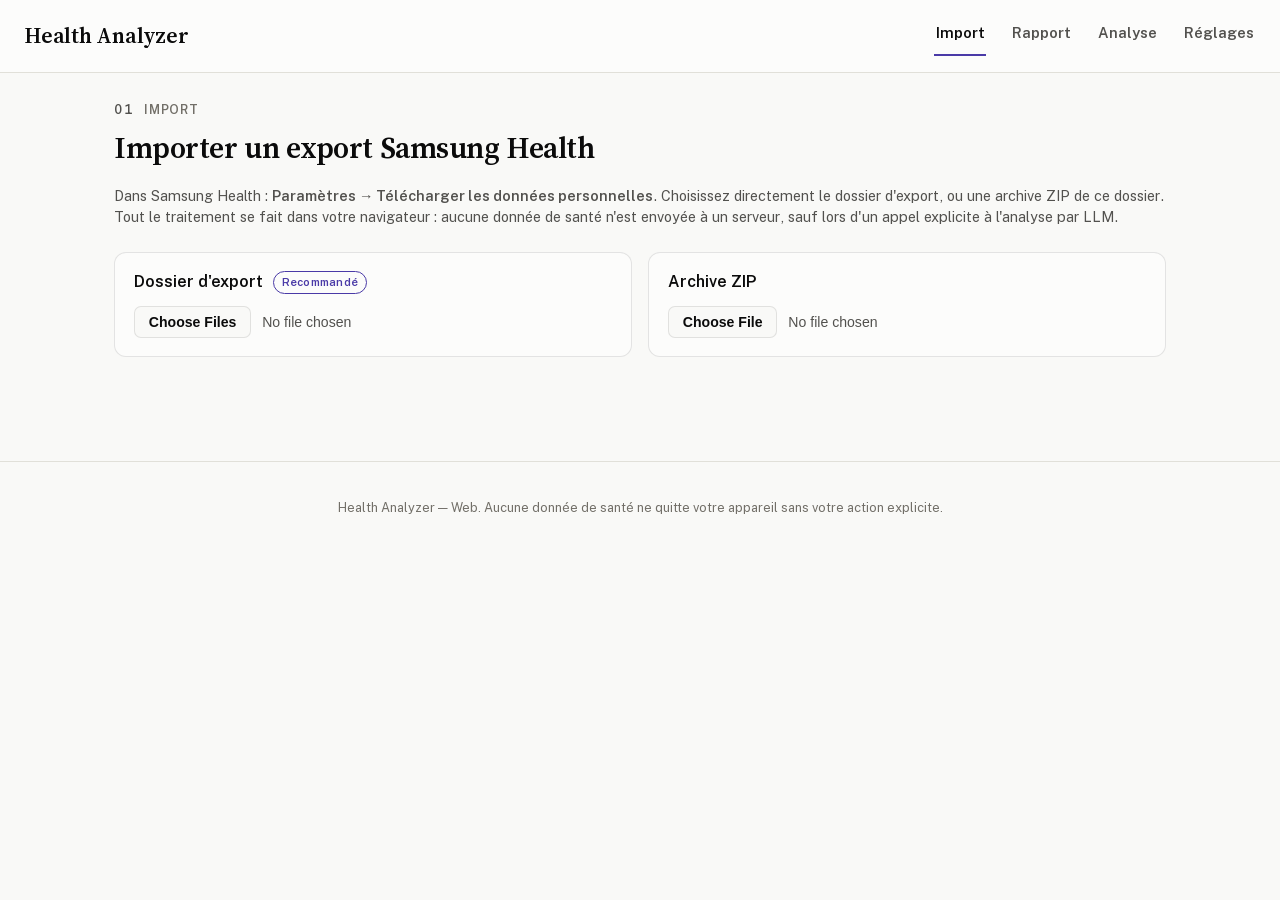
<file: web/index.html>
<!DOCTYPE html>
<html lang="fr">
<head>
  <meta charset="UTF-8" />
  <meta name="viewport" content="width=device-width, initial-scale=1.0" />
  <title>Health Analyzer — Web</title>
  <link rel="stylesheet" href="styles.css" />
  <link rel="stylesheet" href="report/report.css" />
  <link rel="stylesheet" href="chat/chat.css" />
</head>
<body>
  <header class="app-header">
    <h1>Health Analyzer</h1>
    <nav class="tabs" id="tabs">
      <button class="tab active" data-view="import" type="button">Import</button>
      <button class="tab" data-view="dashboard" type="button">Rapport</button>
      <button class="tab" data-view="analysis" type="button">Analyse</button>
      <button class="tab" data-view="settings" type="button">Réglages</button>
    </nav>
  </header>

  <main>
    <!-- ======================= IMPORT ======================= -->
    <section id="view-import" class="view active">
      <p class="view-eyebrow"><span class="view-idx">01</span> Import</p>
      <h2>Importer un export Samsung Health</h2>
      <p class="hint">
        Dans Samsung Health : <strong>Paramètres → Télécharger les données personnelles</strong>.
        Choisissez directement le dossier d'export, ou une archive ZIP de ce dossier.
        Tout le traitement se fait dans votre navigateur : aucune donnée de santé n'est envoyée
        à un serveur, sauf lors d'un appel explicite à l'analyse par LLM.
      </p>

      <div class="import-options">
        <div class="import-option">
          <div class="import-option-head">
            <label for="import-directory">Dossier d'export</label>
            <span class="pill accent">Recommandé</span>
          </div>
          <input type="file" id="import-directory" webkitdirectory directory multiple />
        </div>
        <div class="import-option">
          <div class="import-option-head">
            <label for="import-zip">Archive ZIP</label>
          </div>
          <input type="file" id="import-zip" accept=".zip" />
        </div>
      </div>

      <div id="import-progress" class="import-progress" hidden>
        <progress id="import-progress-bar" max="100" value="0"></progress>
        <p id="import-progress-text">Préparation…</p>
      </div>

      <div id="import-summary" class="import-summary" hidden></div>
    </section>

    <!-- ======================= DASHBOARD ======================= -->
    <section id="view-dashboard" class="view">
      <p class="view-eyebrow"><span class="view-idx">02</span> Rapport</p>
      <div class="view-header">
        <h2>Rapport</h2>
        <label class="period-select">
          Période
          <select id="dashboard-period">
            <option value="7">7 jours</option>
            <option value="30" selected>30 jours</option>
            <option value="90">90 jours</option>
            <option value="365">365 jours</option>
            <option value="all">Tout l'historique</option>
          </select>
        </label>
      </div>

      <div id="dashboard-empty" class="empty-state" hidden>
        <p id="dashboard-empty-text">Aucune donnée importée.</p>
        <button id="dashboard-go-import" type="button" class="secondary">Aller à l'import</button>
      </div>

      <div id="dashboard-loading" class="loading-state" hidden>
        <p>Calcul du rapport…</p>
      </div>

      <div id="report-actions" class="report-actions" hidden>
        <div class="report-action">
          <button id="report-narrative-btn" type="button" class="secondary">Rédiger le bilan</button>
          <div id="report-narrative-status" class="report-inline-status" hidden></div>
        </div>
        <div class="report-action">
          <button id="report-export-btn" type="button" class="secondary">Exporter le rapport</button>
          <p class="hint">Ce fichier contiendra vos mesures de santé : ne le partagez qu'en connaissance de cause.</p>
          <div id="report-export-status" class="report-inline-status" hidden></div>
        </div>
      </div>

      <div id="dashboard-content" hidden></div>
    </section>

    <!-- ======================= ANALYSE ======================= -->
    <section id="view-analysis" class="view">
      <p class="view-eyebrow"><span class="view-idx">03</span> Analyse</p>
      <div class="view-header">
        <h2>Analyse</h2>
        <button id="chat-clear" type="button" class="secondary">Effacer la conversation</button>
      </div>

      <div id="chat-empty" class="empty-state" hidden>
        <p>Aucune donnée importée.</p>
        <button id="chat-go-import" type="button" class="secondary">Aller à l'import</button>
      </div>

      <div id="chat-container" hidden>
        <div id="chat-messages" class="ha-chat"></div>

        <div id="chat-status" class="report-inline-status" hidden></div>

        <form id="chat-form" class="chat-composer">
          <textarea id="chat-input" rows="2" placeholder="Posez une question sur vos données…"></textarea>
          <button id="chat-send" type="submit">Envoyer</button>
        </form>
      </div>

      <p class="disclaimer">
        Cette analyse ne remplace pas un avis médical.
      </p>
    </section>

    <!-- ======================= RÉGLAGES ======================= -->
    <section id="view-settings" class="view">
      <p class="view-eyebrow"><span class="view-idx">04</span> Réglages</p>
      <h2>Réglages</h2>

      <div class="settings-group">
        <label for="settings-provider">Fournisseur LLM</label>
        <select id="settings-provider">
          <option value="gemini">Google Gemini</option>
          <option value="anthropic">Anthropic</option>
          <option value="openai">OpenAI</option>
        </select>
      </div>

      <div class="settings-group">
        <label for="settings-api-key">Clé API</label>
        <div class="key-input">
          <input type="password" id="settings-api-key" autocomplete="off" placeholder="Collez votre clé API" />
          <button id="toggle-key-visibility" type="button" aria-label="Montrer la clé">👁</button>
        </div>
        <button id="clear-key" type="button" class="secondary">Effacer la clé</button>
      </div>

      <div class="settings-group">
        <label for="settings-model">Modèle</label>
        <input type="text" id="settings-model" placeholder="Modèle par défaut du fournisseur" />
      </div>

      <div class="settings-group">
        <label for="settings-sleep-target">Objectif de sommeil (heures)</label>
        <input type="number" id="settings-sleep-target" min="4" max="12" step="0.25" />
      </div>

      <div class="warning-box">
        <strong>Attention.</strong> La clé API est enregistrée dans le stockage local (<code>localStorage</code>)
        de votre navigateur. Tout script exécuté sur cette page pourrait la lire, et elle reste visible
        dans les outils de développement du navigateur. Cette page est prévue pour un usage local et
        personnel, jamais pour être hébergée publiquement.
      </div>

      <div class="settings-group">
        <button id="clear-all-data" type="button" class="danger">Effacer toutes les données locales</button>
        <p class="hint">Efface la clé API, les réglages et les agrégats importés (IndexedDB).</p>
      </div>

      <div id="settings-status" class="settings-status" hidden></div>
    </section>
  </main>

  <footer class="app-footer">
    <p>Health Analyzer — Web. Aucune donnée de santé ne quitte votre appareil sans votre action explicite.</p>
  </footer>

  <script src="lib/csv.js"></script>
  <script src="lib/mappers.js"></script>
  <script src="lib/mappers-clinical.js"></script>
  <script src="lib/hrv.js"></script>
  <script src="lib/aggregate.js"></script>
  <script src="lib/importer.js"></script>
  <script src="lib/prompt.js"></script>
  <script src="lib/markdown.js"></script>
  <script src="lib/llm.js"></script>
  <script src="lib/chat.js"></script>
  <script src="lib/db.js"></script>
  <script src="lib/stats.js"></script>
  <script src="lib/correlation.js"></script>
  <script src="lib/report-model.js"></script>
  <script src="report/report-engine.js"></script>
  <script src="report/chart-catalog.js"></script>
  <script src="report/chart-spec.js"></script>
  <script src="report/report-charts-sleep.js"></script>
  <script src="report/report-charts-heart.js"></script>
  <script src="report/report-charts-activity.js"></script>
  <script src="report/report-charts-vitals.js"></script>
  <script src="report/report-sections.js"></script>
  <script src="report/report-render.js"></script>
  <!-- Sections du rapport (construisent le modèle depuis les mesures brutes) : doivent
       charger après report/report-sections.js, qui crée HA.reportSections, sur lequel
       elles ajoutent leurs fonctions. -->
  <script src="lib/report-sections/util.js"></script>
  <script src="lib/report-sections/sleep.js"></script>
  <script src="lib/report-sections/heart.js"></script>
  <script src="lib/report-sections/activity.js"></script>
  <script src="lib/report-sections/body.js"></script>
  <script src="lib/report-sections/stress.js"></script>
  <script src="lib/report-sections/breathing.js"></script>
  <script src="lib/report-sections/tiles.js"></script>
  <script src="lib/report-builder.js"></script>
  <script src="lib/narrative.js"></script>
  <script src="lib/report-export.js"></script>
  <script src="chat/chat-view.js"></script>
  <script src="app-report.js"></script>
  <script src="app-report-ui.js"></script>
  <script src="app-chat.js"></script>
  <script src="app.js"></script>
</body>
</html>
</file>
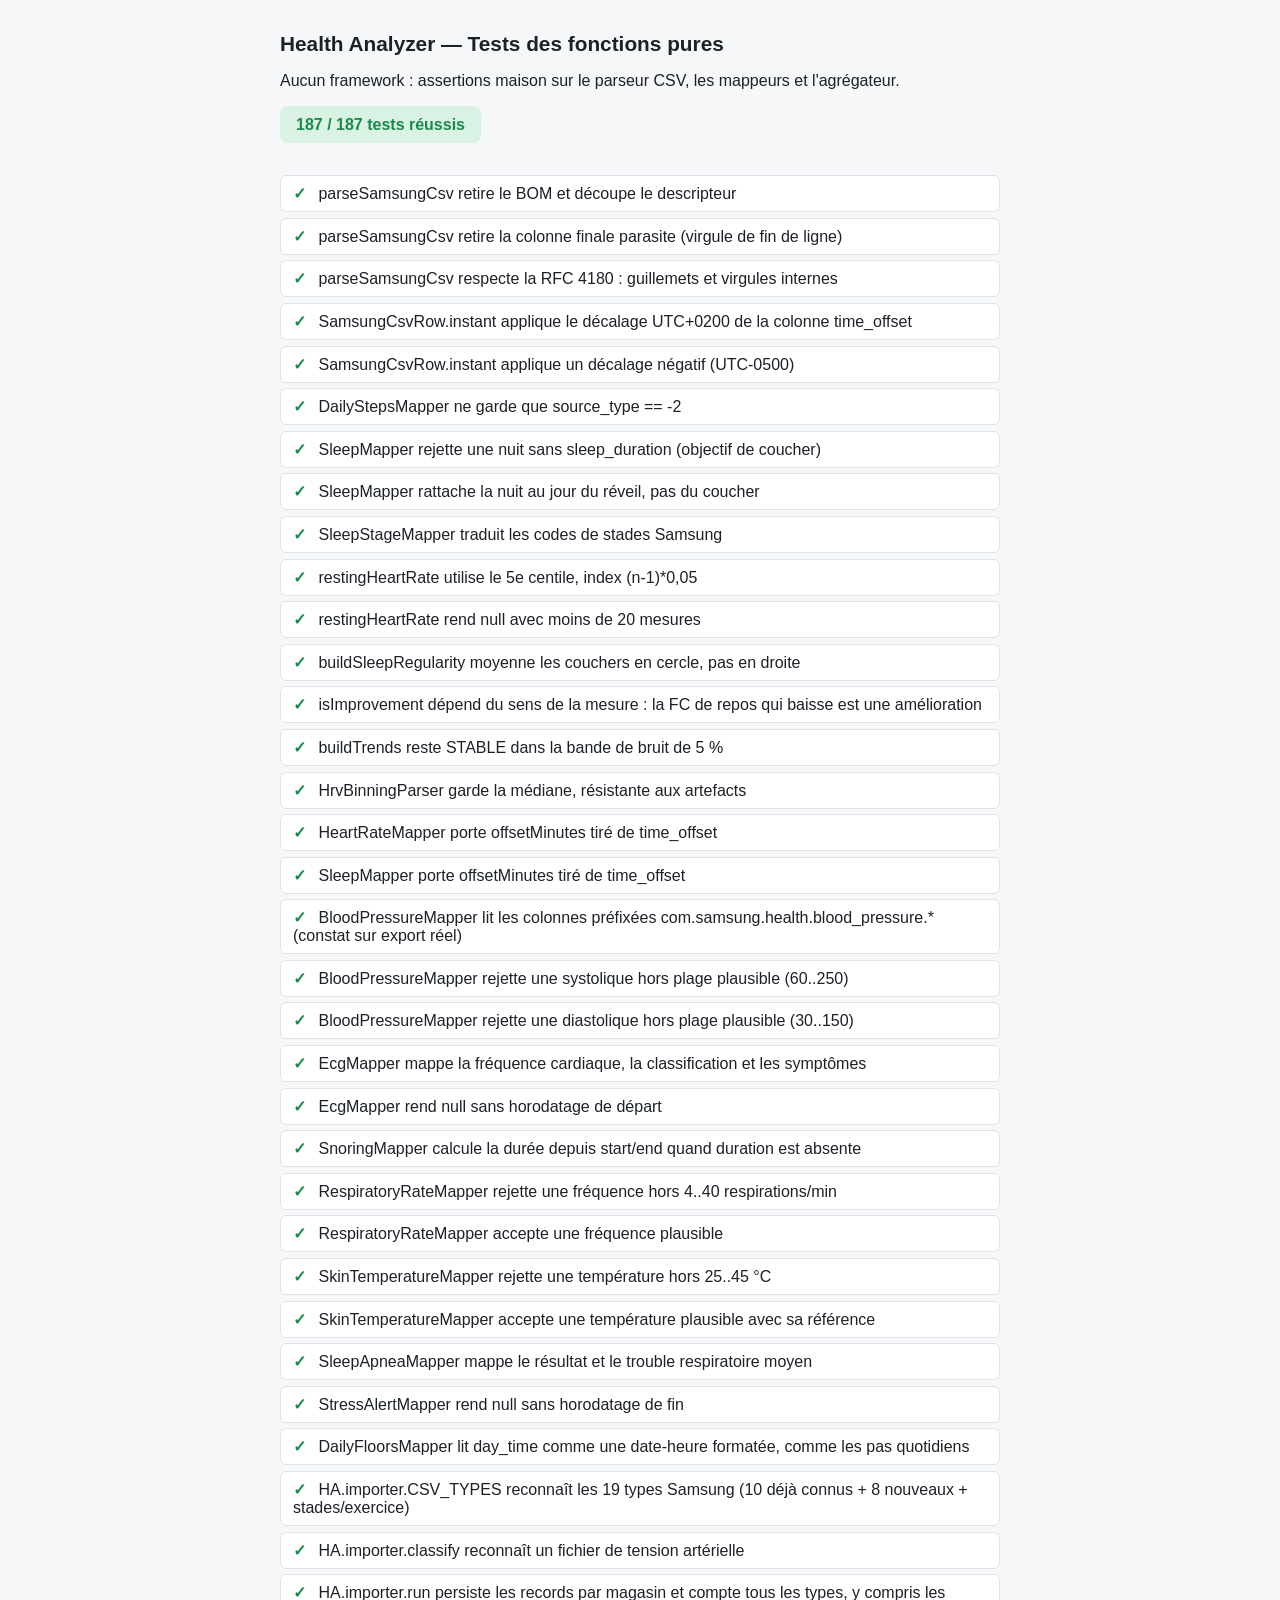
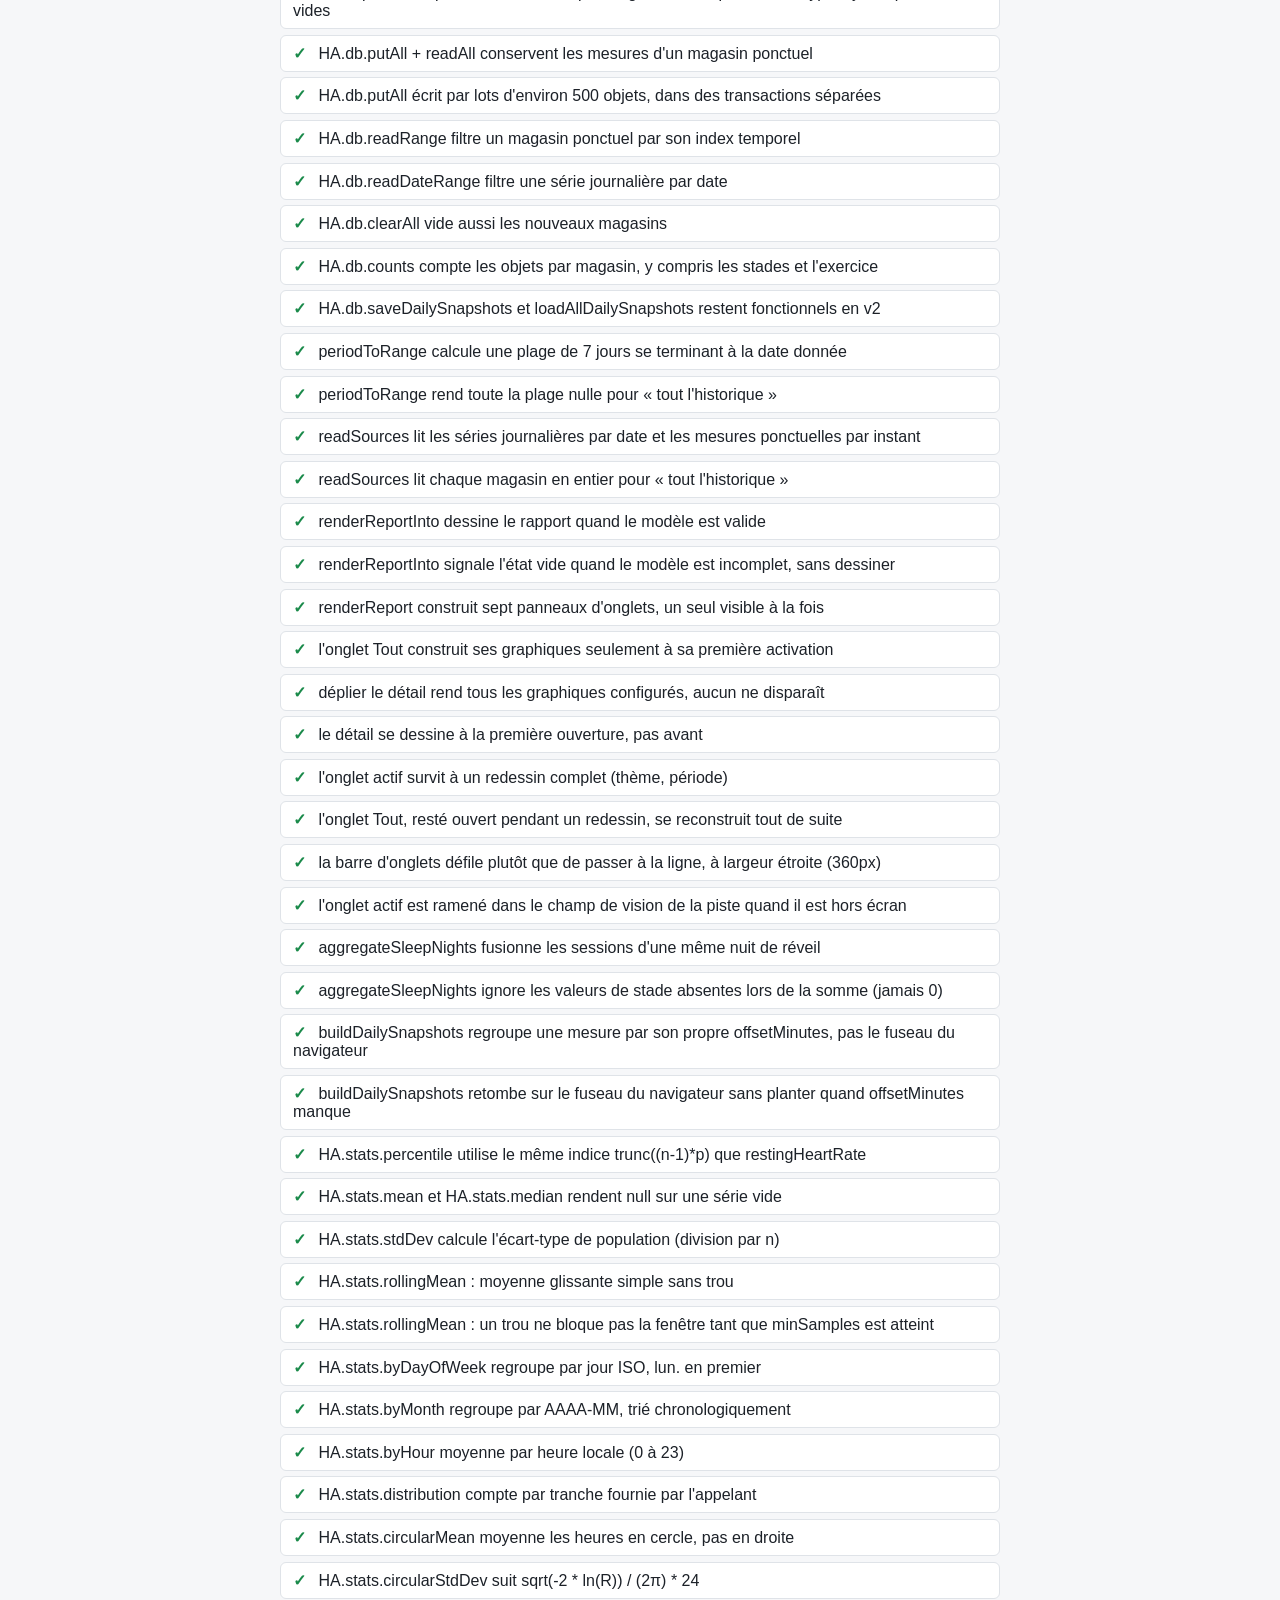
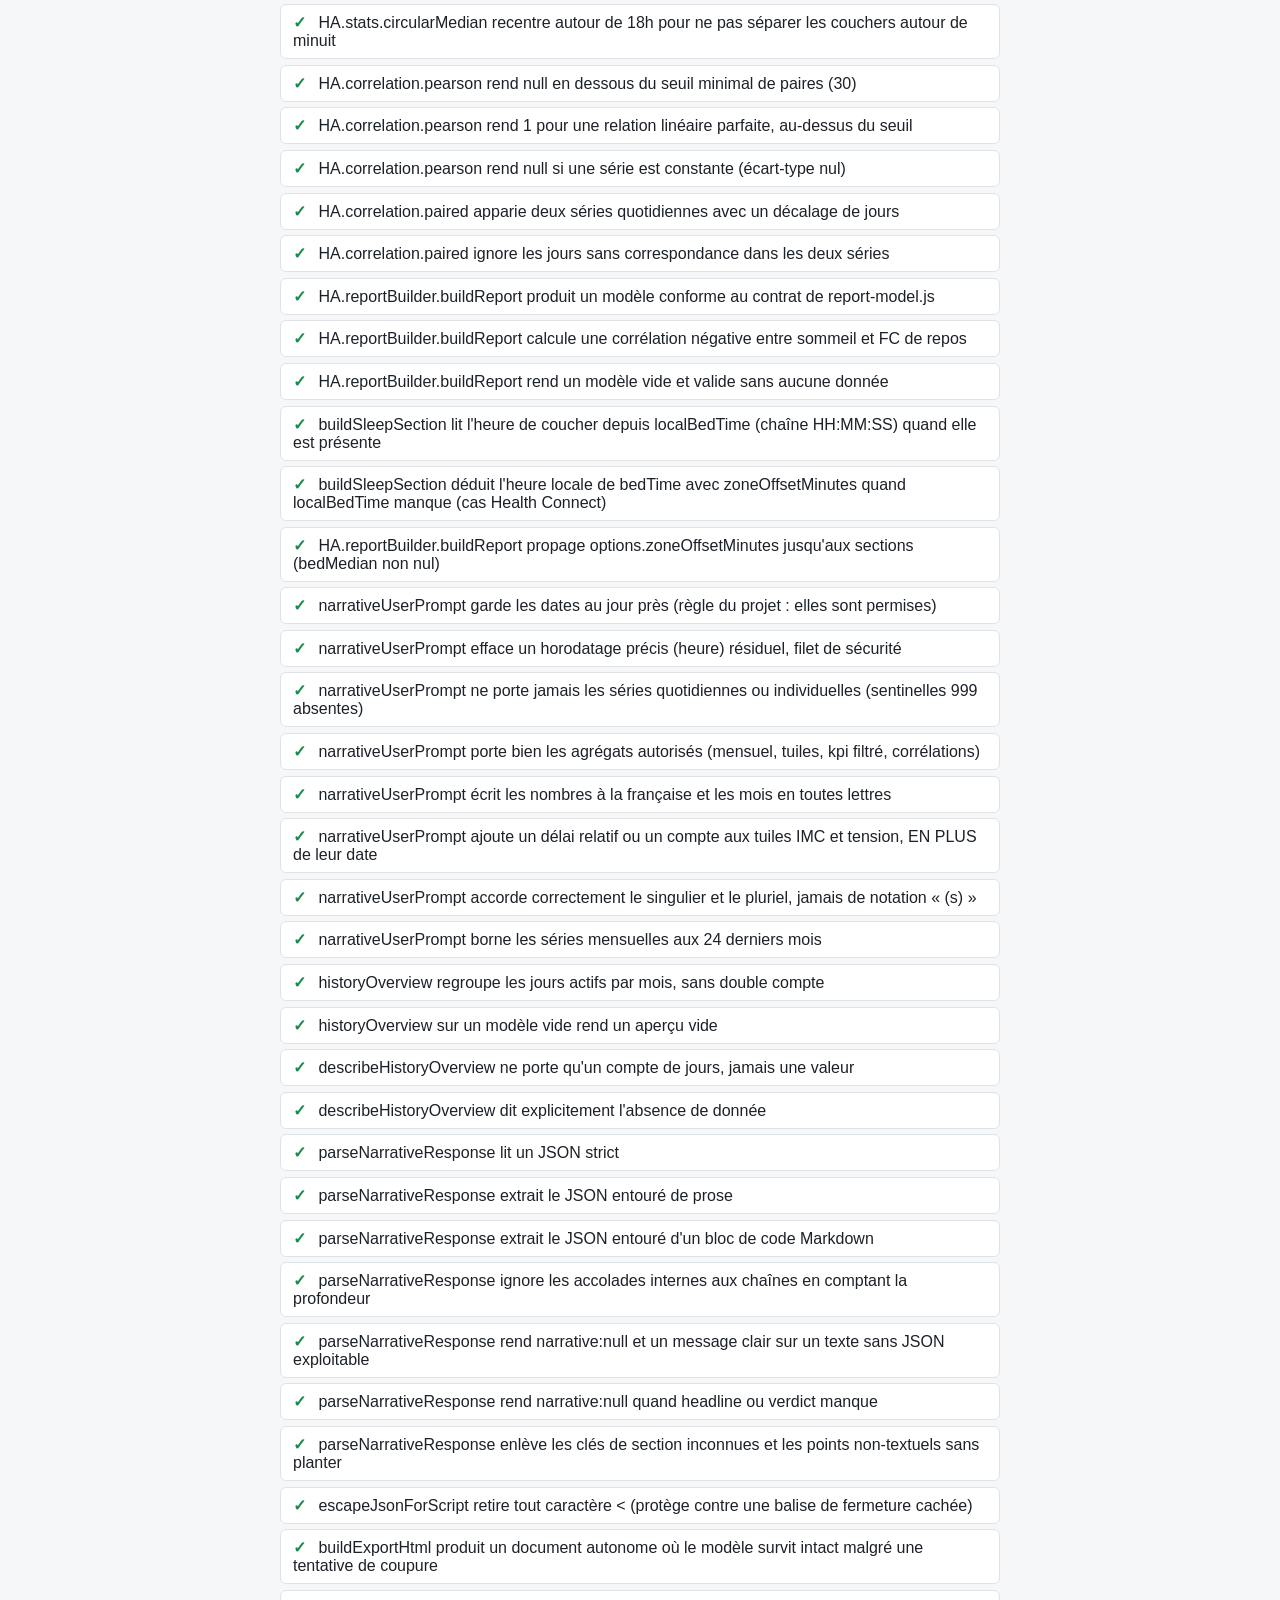
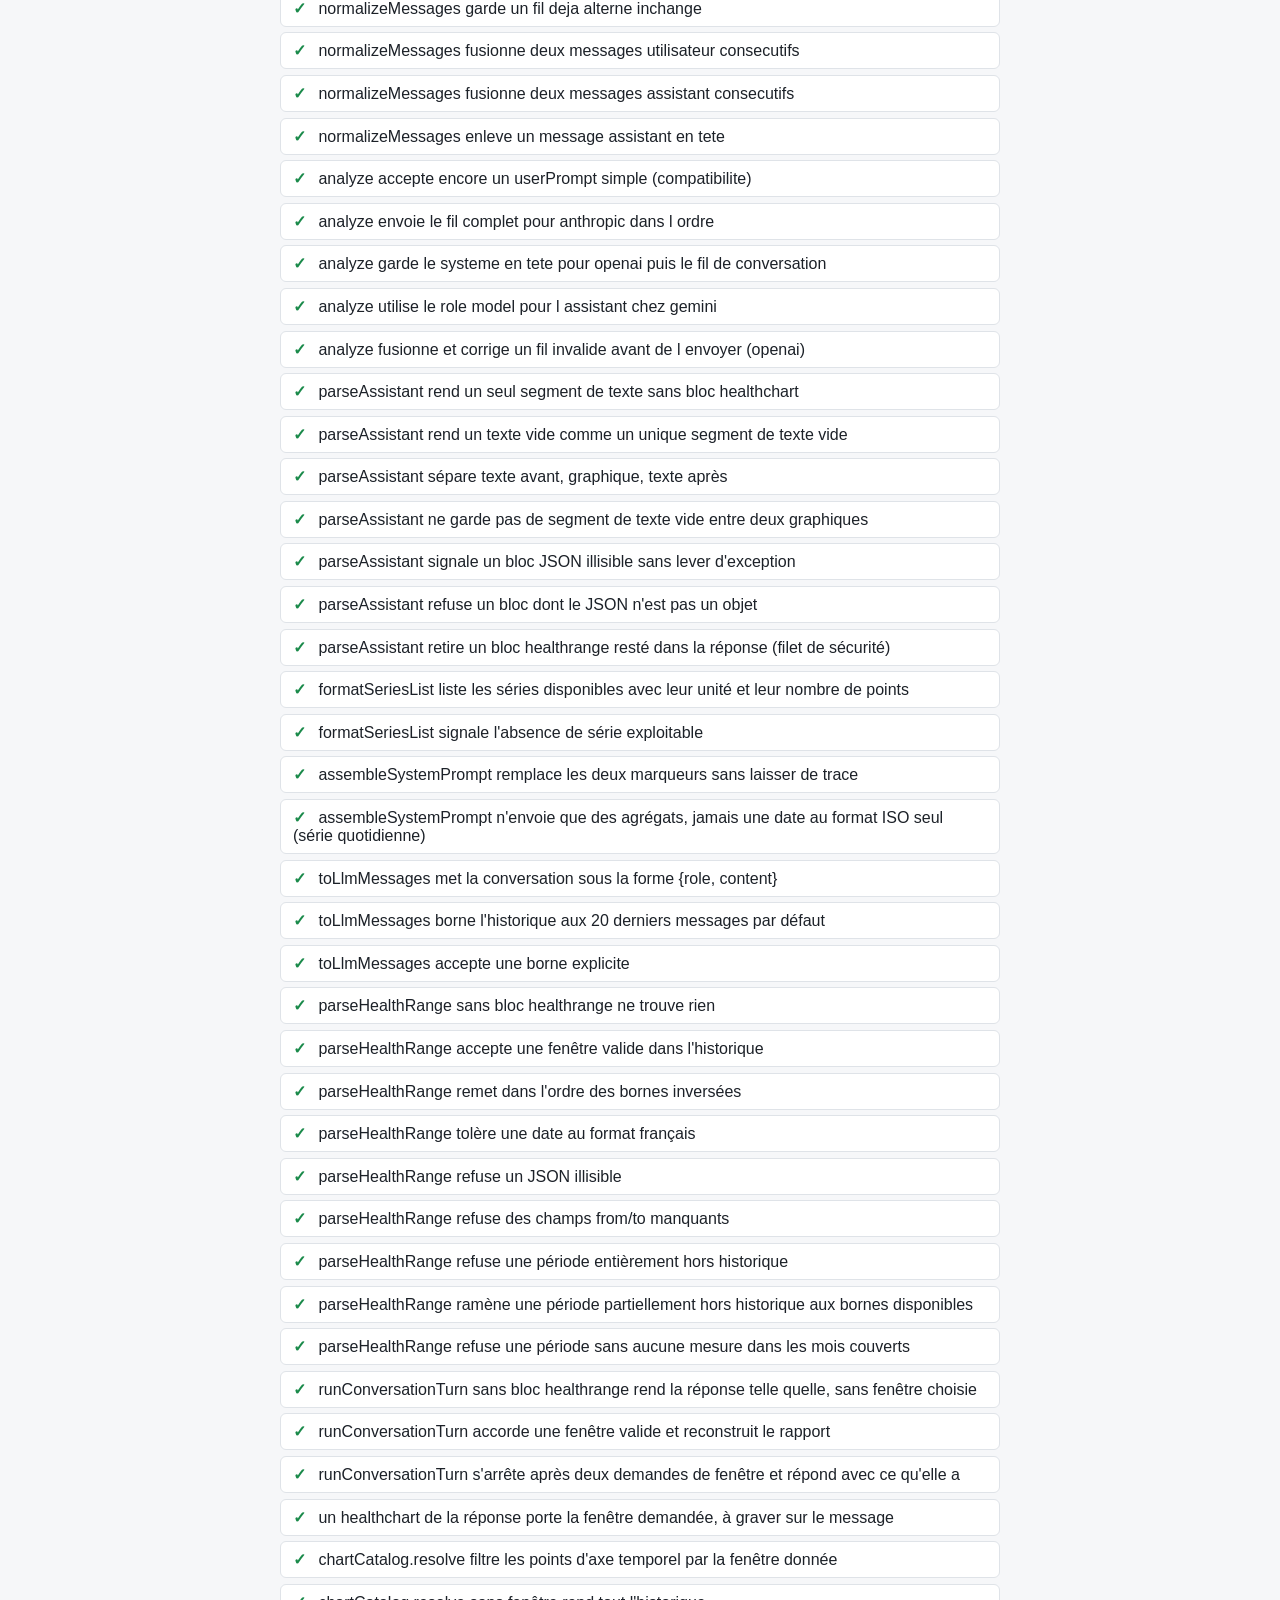
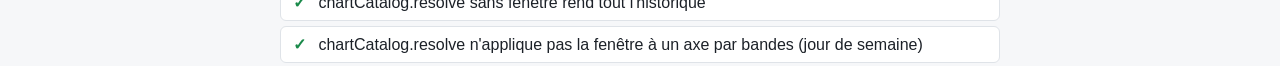
<file: web/test.html>
<!DOCTYPE html>
<html lang="fr">
<head>
  <meta charset="UTF-8" />
  <meta name="viewport" content="width=device-width, initial-scale=1.0" />
  <title>Health Analyzer — Tests</title>
  <!--
    Nécessaire aux tests qui vérifient un comportement CSS du rapport (la piste
    d'onglets qui défile au lieu de passer à la ligne, par exemple) : sans cette
    feuille, les boutons de la barre d'onglets seraient de simples <button> en ligne,
    et le test passerait pour la mauvaise raison. N'entre en conflit avec rien plus
    bas : `body` garde ses propres couleurs, plus spécifiques que `:root` de report.css.
  -->
  <link rel="stylesheet" href="report/report.css" />
  <style>
    body { font-family: -apple-system, BlinkMacSystemFont, 'Segoe UI', Roboto, sans-serif; max-width: 720px; margin: 2rem auto; padding: 0 1rem; background: #f6f7f9; color: #1c2128; }
    h1 { font-size: 1.3rem; }
    .summary { font-weight: 700; padding: 0.6rem 1rem; border-radius: 8px; margin-bottom: 1rem; display: inline-block; }
    .summary.ok { background: #d9f2e3; color: #1a8a4a; }
    .summary.ko { background: #fbdede; color: #c0392b; }
    ul#results { list-style: none; padding: 0; }
    li { padding: 0.5rem 0.75rem; border-radius: 6px; margin-bottom: 0.35rem; background: #ffffff; border: 1px solid #dfe3e8; }
    li.pass .icon { color: #1a8a4a; }
    li.fail .icon { color: #c0392b; }
    li.fail { border-color: #c0392b; }
    .icon { font-weight: 700; margin-right: 0.5rem; }
    .error { margin-top: 0.35rem; color: #c0392b; font-size: 0.85rem; font-family: monospace; }
    @media (prefers-color-scheme: dark) {
      body { background: #14171c; color: #e8eaed; }
      li { background: #1c2027; border-color: #2c313a; }
      .summary.ok { background: #123a24; color: #4fd485; }
      .summary.ko { background: #3a1c17; color: #ff6b5e; }
    }
  </style>
</head>
<body>
  <h1>Health Analyzer — Tests des fonctions pures</h1>
  <p>Aucun framework : assertions maison sur le parseur CSV, les mappeurs et l'agrégateur.</p>
  <div id="summary" class="summary">Exécution…</div>
  <ul id="results"></ul>

  <script src="lib/csv.js"></script>
  <script src="lib/mappers.js"></script>
  <script src="lib/mappers-clinical.js"></script>
  <script src="lib/hrv.js"></script>
  <script src="lib/db.js"></script>
  <script src="lib/stats.js"></script>
  <script src="lib/aggregate.js"></script>
  <script src="lib/importer.js"></script>
  <script src="lib/prompt.js"></script>
  <script src="lib/markdown.js"></script>
  <script src="lib/report-model.js"></script>
  <script src="lib/correlation.js"></script>
  <!--
    Le moteur de dessin du rapport et sa composition en onglets (report/report-render.js,
    report/report-sections.js), chargés dans l'ordre d'index.html — avant
    lib/report-sections/*.js, à dessein : les deux se partagent le même global
    `HA.reportSections`, et report/report-sections.js doit poser le sien en premier pour
    que les fabriques de section (lib/report-sections/*.js, qui font `... || {}`) s'y
    ajoutent au lieu de l'écraser. Sert aux tests de report-render.js plus bas.
  -->
  <script src="report/report-engine.js"></script>
  <script src="report/report-charts-sleep.js"></script>
  <script src="report/report-charts-heart.js"></script>
  <script src="report/report-charts-activity.js"></script>
  <script src="report/report-charts-vitals.js"></script>
  <script src="report/report-sections.js"></script>
  <script src="report/report-render.js"></script>
  <script src="report/smoke-fixture.js"></script>
  <script src="lib/report-sections/util.js"></script>
  <script src="lib/report-sections/sleep.js"></script>
  <script src="lib/report-sections/heart.js"></script>
  <script src="lib/report-sections/activity.js"></script>
  <script src="lib/report-sections/body.js"></script>
  <script src="lib/report-sections/stress.js"></script>
  <script src="lib/report-sections/breathing.js"></script>
  <script src="lib/report-sections/tiles.js"></script>
  <script src="lib/report-builder.js"></script>
  <script src="lib/narrative.js"></script>
  <script src="lib/report-export.js"></script>
  <script src="lib/llm.js"></script>
  <script src="report/chart-catalog.js"></script>
  <script src="report/chart-spec.js"></script>
  <script src="lib/chat.js"></script>
  <script src="chat/chat-view.js"></script>
  <script src="app-report.js"></script>
  <script src="test/test.js"></script>
</body>
</html>
</file>
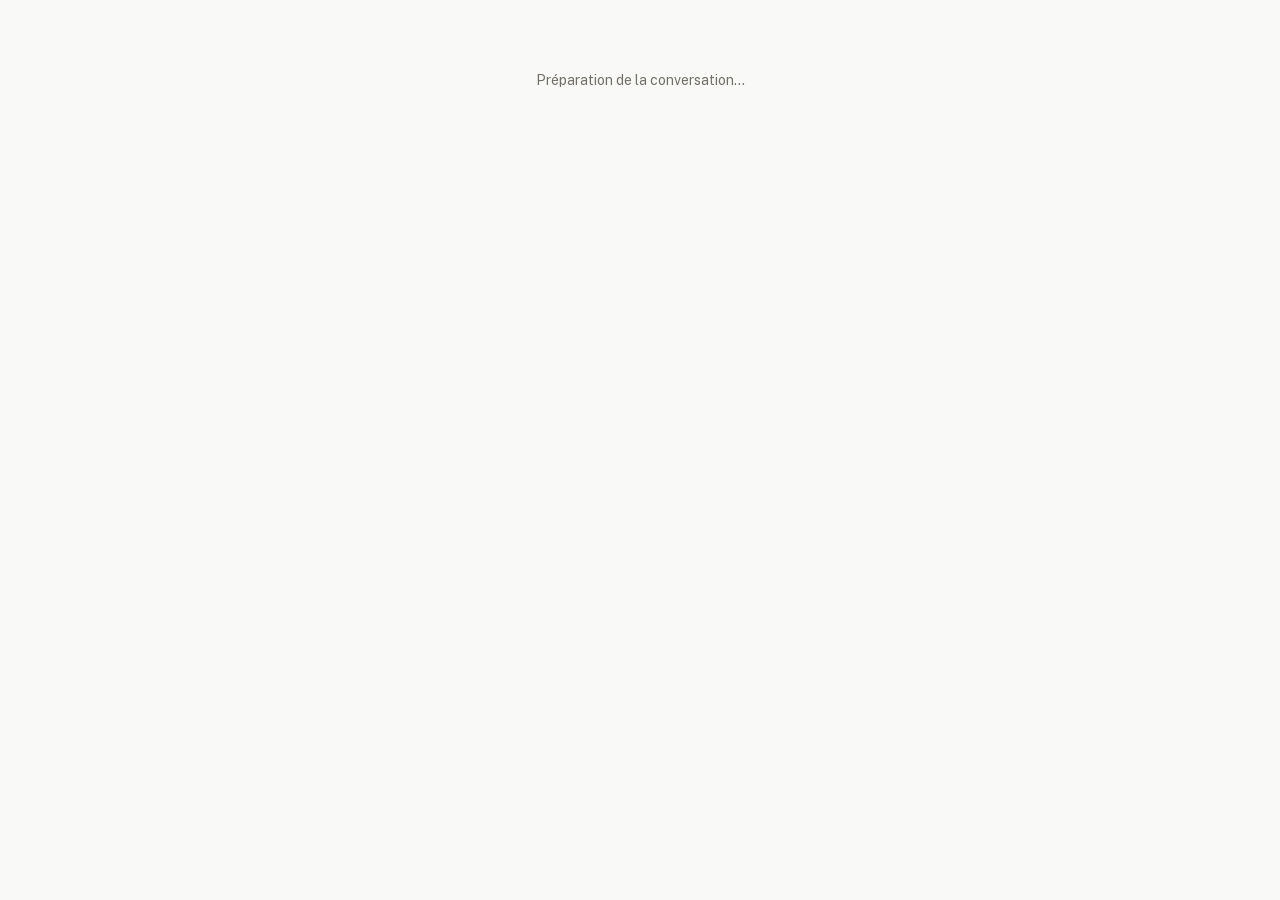
<file: web/chat/chat.html>
<!DOCTYPE html>
<html lang="fr">
<head>
<meta charset="utf-8">
<meta name="viewport" content="width=device-width, initial-scale=1, viewport-fit=cover">
<title>Analyse — conversation</title>
<link rel="stylesheet" href="../report/report.css">
<link rel="stylesheet" href="chat.css">
<style>
  html, body { margin: 0; padding: 0; background: var(--page); }
  /* Les familles viennent de `report.css`, chargé juste au-dessus. Sans cette règle,
     le texte posé hors de `.ha-report` — la conversation, l'amorce de premier usage —
     retombe sur la police par défaut du moteur de rendu. */
  body { font: 400 16px/1.55 var(--sans); font-variant-numeric: tabular-nums; color: var(--ink); }
  #ha-chat-root { padding: 16px 16px 32px; }
  #ha-chat-loading { padding: 40px 16px; text-align: center; color: var(--muted); font-size: 14px; }
</style>
</head>
<body>
<div id="ha-chat-root">
  <p id="ha-chat-loading">Préparation de la conversation…</p>
  <div id="ha-chat-messages" class="ha-chat" hidden></div>
</div>

<script src="../lib/report-model.js"></script>
<script src="../report/report-engine.js"></script>
<script src="../report/chart-catalog.js"></script>
<script src="../report/chart-spec.js"></script>
<script src="../lib/markdown.js"></script>
<script src="chat-view.js"></script>
<script>
/**
 * Coquille de la conversation pour la WebView Android.
 *
 * Même contrat que `report/report.html` pour le rapport : cette page ne calcule
 * rien, ne construit aucun prompt et n'accède à aucun réseau — `fetch(MODEL_URL)`
 * ci-dessous ne sort pas de la WebView, `AnalysisScreen.kt` l'intercepte et sert le
 * modèle depuis la mémoire du process, jamais depuis le réseau (voir
 * `shouldInterceptRequest`, qui refuse tout le reste).
 *
 * Kotlin pousse la conversation déjà écrite par `evaluateJavascript` (petite : le texte
 * des messages, borné). Le `ReportModel`, lui, ne voyage plus comme argument d'un
 * script — mesuré à plusieurs centaines de kilooctets sur tout l'historique, le
 * construire comme chaîne JavaScript doublerait ce poids en mémoire à chaque envoi (voir
 * `ChatJsBridge.kt`). Kotlin signale seulement qu'une nouvelle version est prête
 * (`setModelReady`), et cette page va la chercher elle-même par `fetch`.
 *
 * Le champ de saisie est natif côté Android : cette page n'en pose aucun. Elle
 * fonctionne entièrement pilotée depuis l'extérieur, par `setConversation`,
 * `setModelReady` et `setTheme`. Une conversation vide dessine sa propre amorce de
 * premier usage (voir `chat-view.js`) ; un clic sur une suggestion appelle
 * `AndroidChatHost.onSuggestion(text)` si l'objet existe, pour que l'écran natif
 * remplisse son propre champ de saisie.
 */
(function (global) {
  'use strict';

  var MODEL_URL = 'https://appassets.androidplatform.net/model/conversation.json';

  var loading = document.getElementById('ha-chat-loading');
  var root = document.getElementById('ha-chat-messages');

  /** Dernière conversation reçue, pour redessiner dès qu'un nouveau modèle arrive. */
  var currentConversation = [];
  /** Dernier modèle reçu, pour redessiner si la conversation est renvoyée seule. */
  var currentModel = null;

  function render() {
    loading.hidden = true;
    root.hidden = false;
    global.HA.chat.render(root, currentConversation, currentModel || {}, { onSuggestion: onSuggestion });
  }

  /**
   * Reçoit la conversation depuis Kotlin, et la dessine.
   *
   * @param {string|Array} json la conversation, `[{role, text, at}, …]`
   */
  function setConversation(json) {
    try {
      currentConversation = typeof json === 'string' ? JSON.parse(json) : json;
      render();
    } catch (error) {
      root.hidden = true;
      loading.hidden = false;
      loading.textContent = 'La conversation n\'a pas pu être lue.';
      if (global.console) global.console.error('[chat] conversation illisible', error);
    }
  }

  /**
   * Signal court envoyé par Kotlin : une nouvelle version du `ReportModel` de la
   * fenêtre affichée est disponible à [MODEL_URL]. Cette page va la chercher
   * elle-même — voir l'en-tête de fichier. Une conversation déjà affichée se
   * redessine dès que le modèle arrive, pour que ses graphiques par référence se
   * résolvent (voir `report/chart-catalog.js`) ; l'échec du fetch n'empêche pas la
   * conversation de s'afficher, ses graphiques par référence tombent alors sur la
   * note « non affiché » plutôt que de planter la page.
   *
   * @param {number} version défait-cache ; sans effet sur la lecture elle-même
   */
  function setModelReady(version) {
    fetch(MODEL_URL + '?v=' + version, { cache: 'no-store' })
      .then(function (response) {
        if (!response.ok) throw new Error('HTTP ' + response.status);
        return response.json();
      })
      .then(function (model) {
        currentModel = model;
        render();
      })
      .catch(function (error) {
        if (global.console) global.console.error('[chat] modèle illisible', error);
      });
  }

  /**
   * Force le thème clair ou sombre, comme `report/report.html`.
   *
   * @param {string} theme `dark`, `light`, ou toute autre valeur pour suivre le système
   */
  function setTheme(theme) {
    if (theme === 'dark' || theme === 'light') {
      document.documentElement.setAttribute('data-theme', theme);
    } else {
      document.documentElement.removeAttribute('data-theme');
    }
  }

  /**
   * Transmet un texte à l'hôte natif, qui appelle le LLM et revient par un
   * nouvel appel à `setConversation`. Cette page ne fait elle-même aucun appel
   * réseau — voir la règle de confidentialité de la WebView dans CLAUDE.md.
   *
   * @param {string} text le texte à envoyer
   */
  function onSend(text) {
    if (global.AndroidChatHost && global.AndroidChatHost.onSend) {
      global.AndroidChatHost.onSend(text);
    }
  }

  /**
   * Relaie le clic sur une suggestion de l'amorce de premier usage à l'hôte
   * natif, qui remplit son propre champ de saisie (le champ est natif côté
   * Android, cette page n'en a pas). Sans `AndroidChatHost.onSuggestion`, le
   * clic ne fait rien plutôt que de lever une erreur — voir `chat-view.js`.
   *
   * @param {string} text la question suggérée
   */
  function onSuggestion(text) {
    if (global.AndroidChatHost && global.AndroidChatHost.onSuggestion) {
      global.AndroidChatHost.onSuggestion(text);
    }
  }

  global.HA.host = {
    setConversation: setConversation, setModelReady: setModelReady, setTheme: setTheme,
    onSend: onSend, onSuggestion: onSuggestion,
  };

  // Prévient l'hôte Android que la page est prête à recevoir la conversation.
  // Sans ce signal, Kotlin pousserait le JSON avant que les scripts soient chargés.
  if (global.AndroidChatHost && global.AndroidChatHost.onReady) {
    global.AndroidChatHost.onReady();
  }
}(window));
</script>
</body>
</html>
</file>
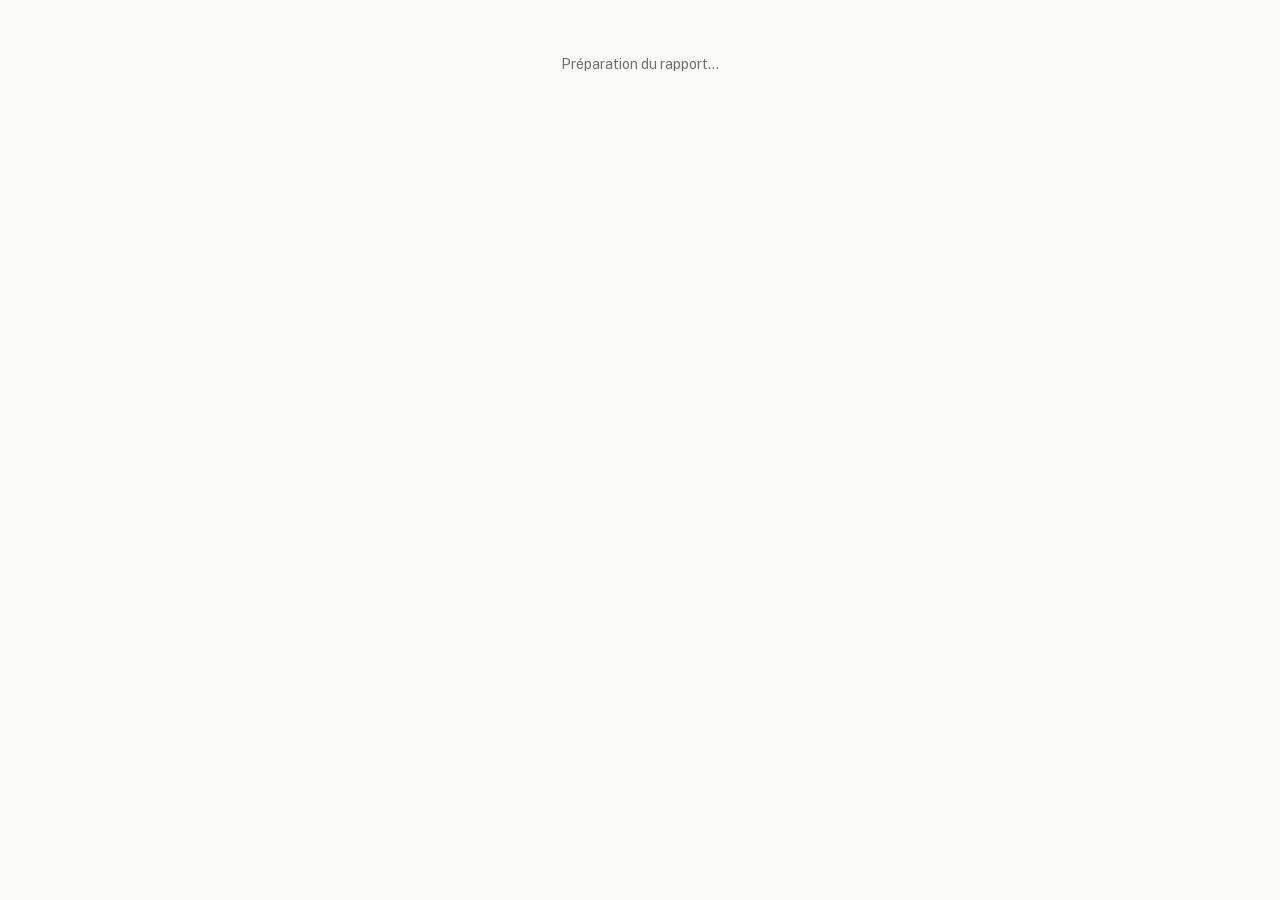
<file: web/report/report.html>
<!DOCTYPE html>
<html lang="fr">
<head>
<meta charset="utf-8">
<meta name="viewport" content="width=device-width, initial-scale=1, viewport-fit=cover">
<title>Bilan de santé</title>
<link rel="stylesheet" href="report.css">
<style>
  html, body { margin: 0; padding: 0; background: var(--page); }
  /* Les familles viennent de `report.css`, chargé juste au-dessus. Sans cette règle,
     le texte posé hors de `.ha-report` — la conversation, l'amorce de premier usage —
     retombe sur la police par défaut du moteur de rendu. */
  body { font: 400 16px/1.55 var(--sans); font-variant-numeric: tabular-nums; color: var(--ink); }
  #ha-loading { padding: 40px 16px; text-align: center; color: var(--muted); font-size: 14px; }
</style>
</head>
<body>
<div id="ha-root"><p id="ha-loading">Préparation du rapport…</p></div>

<script src="../lib/report-model.js"></script>
<script src="report-engine.js"></script>
<script src="report-charts-sleep.js"></script>
<script src="report-charts-heart.js"></script>
<script src="report-charts-activity.js"></script>
<script src="report-charts-vitals.js"></script>
<script src="report-sections.js"></script>
<script src="report-render.js"></script>
<script>
/**
 * Coquille du rapport pour la WebView Android.
 *
 * Cette page ne calcule rien et n'accède à aucun réseau — `fetch(MODEL_URL)`
 * ci-dessous ne sort pas de la WebView, `ReportScreen.kt` l'intercepte et sert le
 * modèle depuis la mémoire du process (voir `shouldInterceptRequest`, qui refuse
 * tout le reste), jamais depuis le réseau.
 *
 * Le code Kotlin charge cette page depuis `file:///android_asset/report/report.html`,
 * puis signale seulement qu'une nouvelle version du modèle est prête
 * (`setModelReady`, sans charge utile) : le construire comme argument d'un script
 * doublerait son poids en mémoire à chaque rafraîchissement — voir `ReportJsBridge.kt`
 * pour la mesure. Cette page va chercher le modèle elle-même par `fetch`. Le rapport
 * lui-même est dessiné par le moteur partagé, le même que celui de la version web.
 */
(function (global) {
  'use strict';

  var MODEL_URL = 'https://appassets.androidplatform.net/model/report.json';

  var root = document.getElementById('ha-root');

  /**
   * Signal envoyé par Kotlin : une nouvelle version du `ReportModel` est prête à
   * [MODEL_URL]. Va la chercher et dessine le rapport.
   *
   * @param {number} version défait-cache ; sans effet sur la lecture elle-même
   */
  function setModelReady(version) {
    fetch(MODEL_URL + '?v=' + version, { cache: 'no-store' })
      .then(function (response) {
        if (!response.ok) throw new Error('HTTP ' + response.status);
        return response.json();
      })
      .then(function (model) {
        global.HA.report.renderReport(root, model);
      })
      .catch(function (error) {
        root.textContent = 'Le rapport n\'a pas pu être lu.';
        if (global.console) global.console.error('[rapport] modèle illisible', error);
      });
  }

  /**
   * Force le thème clair ou sombre.
   *
   * Sans appel, la page suit le réglage du système, comme la version web.
   *
   * @param {string} theme `dark`, `light`, ou toute autre valeur pour suivre le système
   */
  function setTheme(theme) {
    if (theme === 'dark' || theme === 'light') {
      document.documentElement.setAttribute('data-theme', theme);
    } else {
      document.documentElement.removeAttribute('data-theme');
    }
  }

  global.HA.host = { setModelReady: setModelReady, setTheme: setTheme };

  // Prévient l'hôte Android que la page est prête à recevoir le modèle. Sans ce signal,
  // Kotlin pousserait le JSON avant que les scripts soient chargés.
  if (global.AndroidReportHost && global.AndroidReportHost.onReady) {
    global.AndroidReportHost.onReady();
  }
}(window));
</script>
</body>
</html>
</file>
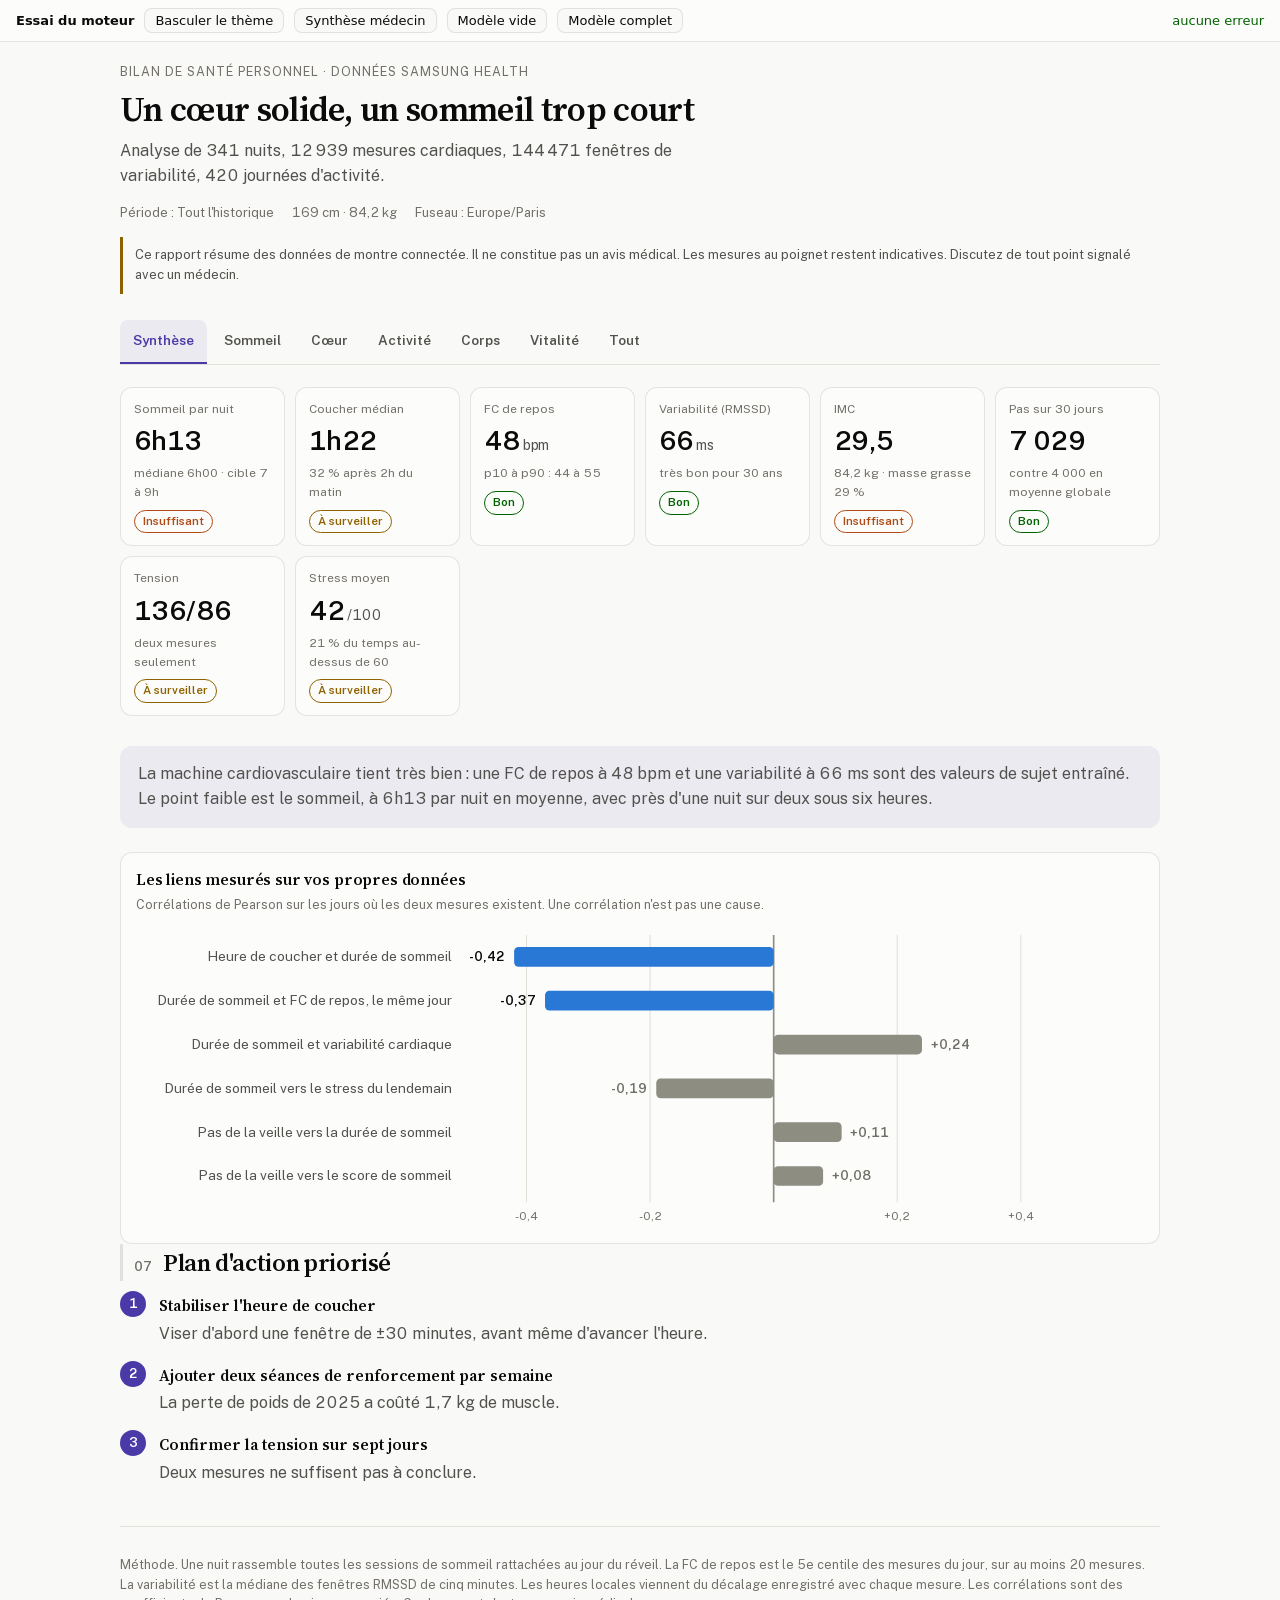
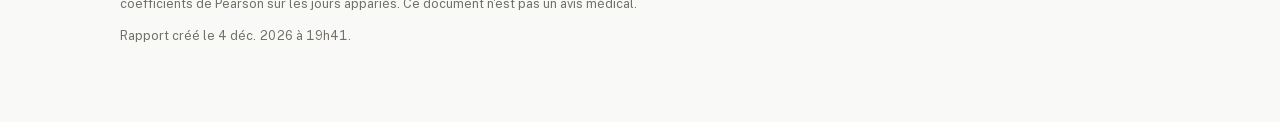
<file: web/report/smoke.html>
<!DOCTYPE html>
<html lang="fr">
<head>
<meta charset="utf-8">
<meta name="viewport" content="width=device-width, initial-scale=1">
<title>Essai du moteur de rapport</title>
<link rel="stylesheet" href="report.css">
<style>
  html, body { margin: 0; background: var(--page); }
  #bar {
    position: sticky; top: 0; z-index: 30; display: flex; gap: 10px; align-items: center;
    padding: 8px 16px; background: var(--surface); border-bottom: 1px solid var(--ring);
    font: 13px -apple-system, system-ui, sans-serif; color: var(--ink);
  }
  #bar button { font: inherit; padding: 4px 10px; border-radius: 8px; border: 1px solid var(--ring); background: var(--page); color: var(--ink); }
  #status { margin-left: auto; font-variant-numeric: tabular-nums; }
  #status.ok { color: var(--good-text); }
  #status.ko { color: var(--critical); }
</style>
</head>
<body>
<div id="bar">
  <b>Essai du moteur</b>
  <button id="theme">Basculer le thème</button>
  <button id="summary" type="button">Synthèse médecin</button>
  <button id="empty">Modèle vide</button>
  <button id="full">Modèle complet</button>
  <span id="status">—</span>
</div>
<div id="ha-root"></div>

<script src="../lib/report-model.js"></script>
<script src="report-engine.js"></script>
<script src="report-charts-sleep.js"></script>
<script src="report-charts-heart.js"></script>
<script src="report-charts-activity.js"></script>
<script src="report-charts-vitals.js"></script>
<script src="report-sections.js"></script>
<script src="report-render.js"></script>
<script src="report-summary.js"></script>
<script src="smoke-fixture.js"></script>
<script>
/**
 * Page d'essai du moteur de rapport.
 *
 * Elle ne lit aucune donnée réelle : elle crée un modèle synthétique reproductible et
 * le dessine. Elle sert à vérifier le moteur seul, sans import ni base de données, et à
 * repérer une erreur de dessin avant l'intégration.
 */
(function (global) {
  'use strict';

  var root = document.getElementById('ha-root');
  var status = document.getElementById('status');
  var errors = 0;

  var originalError = global.console.error;
  global.console.error = function () {
    errors += 1;
    report();
    return originalError.apply(global.console, arguments);
  };
  global.addEventListener('error', function () { errors += 1; report(); });

  function report() {
    status.textContent = errors === 0 ? 'aucune erreur' : errors + ' erreur(s) — voir la console';
    status.className = errors === 0 ? 'ok' : 'ko';
  }

  function draw(model) {
    errors = 0;
    var problems = global.HA.reportModel.validateReportModel(model);
    if (problems.length) {
      errors += problems.length;
      global.console.error('[essai] modèle invalide', problems);
    }
    global.HA.report.renderReport(root, model);
    report();
  }

  document.getElementById('full').addEventListener('click', function () {
    draw(global.HA.smokeFixture.build());
  });
  document.getElementById('summary').addEventListener('click', function () {
    // Une synthèse avec son bloc hebdomadaire, tel que Kotlin le fournit : que des chaînes
    // déjà formatées, aucun calcul de ce côté.
    global.HA.reportSummary.renderSummary(root, HA.smokeFixture.build(), {
      periodLabel: 'du 5 au 11 septembre 2026',
      metrics: [
        { label: 'Durée de sommeil', recent: '5 h 12', baseline: '6 h 20', delta: '−1 h 08', note: null },
        { label: 'Régularité du coucher', recent: '1,9 h', baseline: '1,1 h', delta: '+0,8 h', note: null },
        { label: 'Fréquence cardiaque de repos', recent: '59 bpm', baseline: '54 bpm', delta: '+5 bpm', note: null },
        { label: 'Variabilité cardiaque (HRV)', recent: '39,8 ms', baseline: '41,2 ms', delta: '−1,4 ms', note: null },
        { label: 'Pas quotidiens', recent: '9 120 pas', baseline: '8 340 pas', delta: '+780 pas', note: '4 jours mesurés sur 7' },
        { label: 'Poids', recent: '—', baseline: '—', delta: null, note: null },
      ],
      drifts: [
        'Durée de sommeil : 6 h 20 en moyenne ces dernières semaines, 5 h 12 sur la semaine écoulée.',
      ],
      readinessKind: 'ready', readinessMeasuredDays: 0, readinessRequiredDays: 0,
    });
  });

  document.getElementById('empty').addEventListener('click', function () {
    draw(global.HA.reportModel.emptyReportModel());
  });
  document.getElementById('theme').addEventListener('click', function () {
    var now = document.documentElement.getAttribute('data-theme');
    document.documentElement.setAttribute('data-theme', now === 'dark' ? 'light' : 'dark');
  });

  draw(global.HA.smokeFixture.build());
}(window));
</script>
</body>
</html>
</file>
<file: web/styles.css>
/*
 * Health Analyzer — Web. Coquille de l'application (en-tête, onglets, import,
 * conversation — mise en page seulement, réglages).
 *
 * Cette feuille ne redéfinit aucune couleur de fond : elle réutilise les jetons posés
 * par `report/report.css` (`--page`, `--surface`, `--ink`, `--ink-2`, `--muted`,
 * `--ring`, `--grid`, `--axis`, `--accent`, `--accent-soft`, `--good-text`,
 * `--warning`, `--critical`), chargé juste avant elle dans `index.html`. Le rapport
 * et la coquille partagent ainsi exactement la même palette « éditorial coloré »,
 * y compris ses trois états de thème (clair, sombre système, sombre forcé par
 * `data-theme`) — voir le commentaire en tête de `report.css`.
 *
 * `--accent-contrast` vient lui aussi de `report.css`, et cette feuille ne le
 * redéfinit pas. Il a une raison d'être précise : en thème sombre, `--accent` devient
 * un lavande clair sur lequel du texte blanc tombe à 3,13:1, sous le seuil de 4,5:1.
 * L'encre foncée #14130f y remonte à 5,95:1. Les deux feuilles posent du texte sur cet
 * aplat — le bouton d'envoi ici, le rond du plan d'action dans le rapport — donc le
 * jeton vit à un seul endroit, sinon les deux dériveront.
 */

:root {
  color-scheme: light;
}

@media (prefers-color-scheme: dark) {
  :root:not([data-theme="light"]) {
    color-scheme: dark;
  }
}

:root[data-theme="dark"] {
  color-scheme: dark;
}

* { box-sizing: border-box; }

body {
  margin: 0;
  /* Les deux familles viennent de `report/report.css`, chargé juste avant cette
     feuille : la coquille et le rapport partagent exactement la même typographie,
     comme ils partagent déjà la même palette. */
  font-family: var(--sans);
  font-variant-numeric: tabular-nums;
  background: var(--page);
  color: var(--ink);
  line-height: 1.5;
}

/* ============================================================ en-tête / onglets */

.app-header {
  position: sticky;
  top: 0;
  z-index: 30;
  display: flex;
  flex-wrap: nowrap;
  align-items: center;
  justify-content: space-between;
  gap: 1.5rem;
  padding: 1rem 1.5rem;
  background: var(--surface);
  border-bottom: 1px solid var(--grid);
}

.app-header h1 {
  margin: 0;
  flex: 0 0 auto;
  font-family: var(--serif);
  font-size: clamp(1.05rem, 2.4vw, 1.35rem);
  font-weight: 600;
  letter-spacing: -.01em;
}

/* Piste d'onglets défilante à l'horizontale : sur un petit écran, on préfère un
   glissement discret au retour à la ligne, qui casserait la ligne d'en-tête. */
.tabs {
  display: flex;
  gap: 1.5rem;
  overflow-x: auto;
  scrollbar-width: none;
}
.tabs::-webkit-scrollbar { display: none; }

/* Nav « éditorial » : un soulignement de couleur, pas un bouton plein. La couleur
   ne porte jamais seule l'état actif — l'épaisseur du trait et le poids de la
   police changent aussi. */
.tab {
  flex: 0 0 auto;
  padding: 0.4rem 0.1rem 0.6rem;
  border: none;
  border-bottom: 2.5px solid transparent;
  background: transparent;
  color: var(--ink-2);
  font: inherit;
  font-size: 0.92rem;
  font-weight: 600;
  white-space: nowrap;
  cursor: pointer;
}

.tab:hover { color: var(--ink); }

.tab.active {
  color: var(--ink);
  font-weight: 600;
  border-bottom-color: var(--accent);
}

main { max-width: 1100px; margin: 0 auto; padding: 1.75rem 1.5rem 3rem; }

.view { display: none; }
.view.active { display: block; }

/* Amorce numérotée au-dessus de chaque titre de vue, dans l'esprit des sections
   numérotées du rapport (`.ha-idx` de report.css) : un même repère visuel côté
   coquille et côté rapport. */
.view-eyebrow {
  display: flex;
  align-items: baseline;
  gap: 10px;
  margin: 0 0 6px;
  color: var(--muted);
  font-size: 12.5px;
  font-weight: 600;
  letter-spacing: .07em;
  text-transform: uppercase;
}
.view-idx {
  color: var(--ink-2);
  font-weight: 600;
  font-variant-numeric: tabular-nums;
}

h2 {
  font-family: var(--serif);
  margin: 0 0 .75rem;
  font-size: clamp(1.4rem, 3.4vw, 1.85rem);
  letter-spacing: -.015em;
}

.hint { color: var(--ink-2); font-size: 0.9rem; }

/* ============================================================ focus clavier */

button:focus-visible,
.tab:focus-visible,
input:focus-visible,
select:focus-visible,
textarea:focus-visible {
  outline: 2px solid var(--accent);
  outline-offset: 2px;
  border-radius: 4px;
}

/* ============================================================ import */

.import-options {
  display: grid;
  grid-template-columns: repeat(auto-fit, minmax(260px, 1fr));
  gap: 1rem;
  margin: 1.5rem 0;
}

.import-option {
  background: var(--surface);
  border: 1px solid var(--ring);
  border-radius: 12px;
  padding: 1.1rem 1.2rem;
}

.import-option .import-option-head {
  display: flex;
  align-items: center;
  gap: 0.6rem;
  margin-bottom: 0.7rem;
}

.import-option label { display: block; font-weight: 600; margin: 0; }

/* Distingue l'option recommandée sans lui faire porter seule une hiérarchie de
   couleur : un badge textuel, repris du vocabulaire de pastille du rapport
   (`.ha-pill`, bordure de la couleur du texte, capitales discrètes). */
.pill {
  display: inline-block;
  padding: 2px 8px;
  border: 1px solid currentColor;
  border-radius: 999px;
  font-size: 11px;
  font-weight: 600;
  letter-spacing: .02em;
}
.pill.accent { color: var(--accent); }

/* Bouton natif de sélection de fichier, redessiné pour ressembler à un bouton
   secondaire de l'application plutôt qu'au bouton par défaut du navigateur. */
input[type="file"] {
  color: var(--ink-2);
  font-size: 0.88rem;
}
input[type="file"]::file-selector-button,
input[type="file"]::-webkit-file-upload-button {
  margin-right: 0.7rem;
  padding: 0.45rem 0.85rem;
  border-radius: 7px;
  border: 1px solid var(--ring);
  background: var(--page);
  color: var(--ink);
  font: inherit;
  font-weight: 600;
  cursor: pointer;
}
input[type="file"]::file-selector-button:hover,
input[type="file"]::-webkit-file-upload-button:hover {
  border-color: var(--accent);
}

.import-progress { margin: 1.5rem 0; }
.import-progress progress {
  width: 100%;
  height: 8px;
  border-radius: 999px;
  overflow: hidden;
  border: none;
  background: var(--ring);
}
.import-progress progress::-webkit-progress-bar { background: var(--ring); border-radius: 999px; }
.import-progress progress::-webkit-progress-value { background: var(--accent); border-radius: 999px; }
.import-progress progress::-moz-progress-bar { background: var(--accent); border-radius: 999px; }
.import-progress p { margin: 0.6rem 0 0; color: var(--ink-2); font-size: 0.9rem; }

.import-summary {
  background: var(--surface);
  border: 1px solid var(--ring);
  border-radius: 12px;
  padding: 1rem 1.25rem;
  margin-top: 1rem;
}

.import-summary .success,
.import-summary .error {
  display: inline-block;
  font-weight: 600;
  margin: 0 0 0.75rem;
}
.import-summary .success { color: var(--good-text); }
.import-summary .error { color: var(--critical); }
.import-summary ul.counts {
  columns: 2;
  list-style: none;
  padding: 0;
  margin: 0;
  color: var(--ink-2);
  font-variant-numeric: tabular-nums;
}
.import-summary ul.warnings { color: var(--warning); margin-top: 0.75rem; }

/* ============================================================ en-têtes de vue */

.view-header { display: flex; align-items: center; justify-content: space-between; flex-wrap: wrap; gap: 1rem; margin-bottom: .25rem; }

.period-select { display: flex; align-items: center; gap: 0.5rem; font-size: 0.9rem; color: var(--ink-2); }
.period-select select {
  padding: 0.4rem 0.6rem;
  border-radius: 7px;
  border: 1px solid var(--ring);
  background: var(--surface);
  color: var(--ink);
}

/* ============================================================ états vide / attente */

.empty-state {
  padding: 2.5rem 1.5rem;
  text-align: center;
  color: var(--ink-2);
  border: 1px dashed var(--axis);
  border-radius: 12px;
}

.empty-state button { margin-top: 0.9rem; }

/* État d'attente du rapport (calcul du modèle en cours). Même carcasse visuelle
   que `.empty-state`, sans le trait pointillé (rien à inviter à faire ici). */
.loading-state {
  padding: 2.5rem 1.5rem;
  text-align: center;
  color: var(--ink-2);
}

/* ============================================================ actions du rapport */

.report-actions {
  display: flex;
  flex-wrap: wrap;
  gap: 1.5rem;
  margin-bottom: 1.5rem;
}

.report-action { display: flex; flex-direction: column; align-items: flex-start; gap: 0.4rem; max-width: 420px; }
.report-action .hint { margin: 0; }

.report-inline-status { font-size: 0.85rem; font-weight: 600; }
.report-inline-status.loading { color: var(--ink-2); font-weight: 400; }
.report-inline-status.error { color: var(--critical); }
.report-inline-status.info { color: var(--warning); }
.report-inline-status.success { color: var(--good-text); }

/* ============================================================ conversation (coquille web) */

/* L'onglet Analyse (conversation). Le fil de messages lui-même (`#chat-messages`,
   classe `.ha-chat`, y compris son amorce de premier usage) est stylé par
   `chat/chat.css`, partagé avec la coquille Android : seules la mise en page de
   la colonne, la liste défilante et le compositeur — propres à la version web
   — vivent ici.
   `#chat-container` est une colonne flex de hauteur bornée au viewport : la
   zone de messages prend toute la place disponible et défile sur elle-même, le
   compositeur reste ancré en bas au lieu de flotter au milieu d'un écran
   encore vide. */
#chat-container {
  display: flex;
  flex-direction: column;
  height: calc(100vh - 300px);
  min-height: 420px;
  max-height: 900px;
  margin-top: 1rem;
}

/* `display: flex` d'une règle d'auteur l'emporte sur le `display: none` de la
   feuille de style du navigateur pour `[hidden]` (même spécificité pour une
   classe, spécificité supérieure pour un id) : sans cette ligne, un élément
   caché par `.hidden = true` resterait visible. */
#chat-container[hidden] { display: none; }

#chat-messages {
  flex: 1 1 auto;
  min-height: 0;
  overflow-y: auto;
  padding: 0.25rem 0.1rem;
}

.chat-composer { flex: 0 0 auto; display: flex; gap: 0.6rem; align-items: flex-end; margin-top: 0.9rem; }

.chat-composer textarea {
  flex: 1;
  resize: vertical;
  min-height: 2.6rem;
  padding: 0.55rem 0.7rem;
  border-radius: 10px;
  border: 1px solid var(--ring);
  background: var(--surface);
  color: var(--ink);
  font-family: inherit;
  font-size: 0.95rem;
}
.chat-composer textarea:focus-visible { border-color: var(--accent); }

.chat-composer button {
  padding: 0.6rem 1.2rem;
  border: none;
  border-radius: 10px;
  background: var(--accent);
  color: var(--accent-contrast);
  font-weight: 600;
  cursor: pointer;
}

.chat-composer button:disabled { opacity: 0.6; cursor: progress; }

.disclaimer {
  margin-top: 1.5rem;
  padding: 0.75rem 0 0.75rem 1rem;
  border-left: 3px solid var(--warning);
  color: var(--ink-2);
  font-weight: 600;
  font-size: 0.9rem;
}

/* ============================================================ réglages */

.settings-group { margin-bottom: 1.4rem; max-width: 480px; }
.settings-group label {
  display: block;
  margin-bottom: 0.4rem;
  color: var(--ink-2);
  font-size: 12.5px;
  font-weight: 600;
  letter-spacing: .05em;
  text-transform: uppercase;
}

.settings-group select,
#settings-model,
#settings-api-key,
#settings-sleep-target {
  width: 100%;
  padding: 0.55rem 0.65rem;
  border-radius: 8px;
  border: 1px solid var(--ring);
  background: var(--surface);
  color: var(--ink);
  font-family: inherit;
  font-size: 0.95rem;
}

.key-input { display: flex; gap: 0.5rem; }
.key-input input { flex: 1; }
.key-input button {
  padding: 0.4rem 0.6rem;
  border-radius: 8px;
  border: 1px solid var(--ring);
  background: var(--surface);
  cursor: pointer;
}

button.secondary {
  margin-top: 0.5rem;
  padding: 0.45rem 0.9rem;
  border-radius: 8px;
  border: 1px solid var(--ring);
  background: var(--surface);
  color: var(--ink);
  font-weight: 600;
  cursor: pointer;
}
button.secondary:hover { border-color: var(--accent); }

button.danger {
  padding: 0.55rem 1.05rem;
  border-radius: 8px;
  border: 1px solid var(--critical);
  background: transparent;
  color: var(--critical);
  font-weight: 600;
  cursor: pointer;
}

/* Note d'avertissement dans la marge, comme `.ha-disclaimer` du rapport : un filet
   de couleur, pas un pavé teinté — plus net, plus proche du langage éditorial. */
.warning-box {
  border-left: 3px solid var(--warning);
  padding: 0.15rem 0 0.15rem 1rem;
  font-size: 0.9rem;
  color: var(--ink-2);
  max-width: 640px;
  margin-bottom: 1.25rem;
}
.warning-box strong { color: var(--ink); }

.settings-status {
  padding: 0.5rem 0.75rem;
  border-radius: 8px;
  background: var(--surface);
  border: 1px solid var(--ring);
  display: inline-block;
  color: var(--ink-2);
}

.app-footer {
  text-align: center;
  color: var(--muted);
  font-size: 0.8rem;
  padding: 1.5rem;
  border-top: 1px solid var(--grid);
  margin-top: 2rem;
}

@media (max-width: 600px) {
  main { padding: 1.25rem 1rem 2.5rem; }
  .import-summary ul.counts { columns: 1; }
}
</file>
<file: web/report/report.css>
/*
 * Feuille de style du rapport de santé.
 *
 * Ce fichier est partagé : la version web l'utilise directement, la version Android le
 * charge dans une WebView locale depuis `file:///android_asset/report/`. Toute
 * modification profite donc aux deux versions.
 *
 * Le rapport se lit sur un téléphone comme sur un écran large. La règle est simple :
 * une seule colonne en dessous de 720 px, deux colonnes au-dessus. Les graphiques sont
 * des SVG à `viewBox`, donc ils se redimensionnent sans perdre leurs proportions.
 *
 * Le rapport se lit aussi par onglet, un par domaine. La couleur du domaine (jetons
 * `--d-*` ci-dessous) descend jusqu'à l'onglet actif, au filet de titre de section et
 * aux intertitres de groupe, via l'attribut `data-domain` — voir « Domaines » plus bas.
 */

/*
 * Les polices sont embarquées, jamais chargées depuis un service distant, et ce n'est
 * pas un choix de confort : la WebView Android n'a aucun accès réseau, et le rapport
 * exporté doit s'ouvrir sur n'importe quelle machine sans connexion. Un `@import` vers
 * Google Fonts retomberait en silence sur la police système dans les deux cas.
 *
 * Ce sont des instances statiques, pas les fontes variables d'origine : deux graisses de
 * chaque famille pèsent 74 Ko en woff2, contre 162 Ko pour les deux fontes variables.
 * L'axe optique de Source Serif 4 est figé à 20, ce qui couvre la plage de corps
 * réellement utilisée ici (15 à 34 px).
 *
 * Le sous-ensemble est le jeu « latin » de Google Fonts. Un signe hors de ce jeu — une
 * flèche ou un « supérieur ou égal » que le modèle écrirait dans son bilan — bascule sur
 * la pile de repli, ce qui est le comportement voulu : un glyphe dépareillé vaut mieux
 * qu'un rectangle vide.
 *
 * Les fichiers vivent dans `web/report/fonts/`, donc la tâche Gradle `Sync` les copie
 * déjà vers les assets de l'app : il n'y a rien à ajouter au build.
 * L'export autonome, lui, ne peut pas suivre un chemin relatif : il n'y a plus de dossier
 * à côté du fichier. Les deux bornes ci-dessous délimitent la zone que les exportateurs
 * remplacent par une police en `data:` — voir `ReportExportTemplate.inlineExportFonts`
 * côté Kotlin et `inlineExportFonts` dans `lib/report-export.js`. Ne les enlevez pas :
 * les deux exportateurs échouent bruyamment si elles manquent, ce qui vaut mieux qu'un
 * export publié sans ses polices.
 */
/* ha-font-faces:start */
@font-face {
  font-family: "Source Serif 4";
  src: url("fonts/source-serif-4-400.woff2") format("woff2");
  font-weight: 400;
  font-style: normal;
  font-display: swap;
}
@font-face {
  font-family: "Source Serif 4";
  src: url("fonts/source-serif-4-600.woff2") format("woff2");
  font-weight: 600;
  font-style: normal;
  font-display: swap;
}
@font-face {
  font-family: "Public Sans";
  src: url("fonts/public-sans-400.woff2") format("woff2");
  font-weight: 400;
  font-style: normal;
  font-display: swap;
}
@font-face {
  font-family: "Public Sans";
  src: url("fonts/public-sans-600.woff2") format("woff2");
  font-weight: 600;
  font-style: normal;
  font-display: swap;
}
/* ha-font-faces:end */

:root {
  color-scheme: light;

  /*
   * Deux familles, deux rôles, jamais mélangés : la serif porte les titres et le grain
   * « document », la sans porte le texte courant, les libellés et surtout les chiffres.
   * Public Sans a de vrais chiffres tabulaires, ce qui est la raison de son choix : dans
   * ce rapport, des nombres s'alignent en colonne à chaque écran.
   *
   * Les deux familles n'existent qu'en 400 et 600. N'écrivez pas `font-weight: 500` ni
   * `640` : le navigateur synthétiserait une graisse intermédiaire en épaississant les
   * contours, et le résultat est visiblement plus sale que la vraie graisse.
   */
  --serif: "Source Serif 4", Georgia, "Times New Roman", serif;
  --sans: "Public Sans", -apple-system, BlinkMacSystemFont, "Segoe UI", Roboto, sans-serif;

  --page: #f9f9f7;
  --surface: #fcfcfb;
  --ink: #0b0b0b;
  --ink-2: #52514e;
  --muted: #726f68;
  --grid: #e1e0d9;
  --axis: #8e8d82;
  --ring: rgba(11, 11, 11, .10);
  --accent: #4a3aa7;
  --accent-soft: rgba(74, 58, 167, .08);
  /* Texte lisible sur un aplat `--accent` (voir `.ha-step .ha-n`, le seul cas du
   * fichier). Même jeton, mêmes valeurs que `web/styles.css` : les deux feuilles
   * posent du texte sur le même violet et doivent y lire la même encre. */
  --accent-contrast: #ffffff;
  --s-blue: #2a78d6;
  --s-magenta: #e87ba4;
  --s-yellow: #eda100;
  --s-aqua: #1baf7a;
  --s-orange: #eb6834;
  --s-violet: #4a3aa7;
  --s-red: #e34948;
  --good: #0ca30c;
  --good-text: #006300;
  --warning: #8f6200;
  --serious: #b04a14;
  --critical: #be3131;
  --band: rgba(42, 120, 214, .07);

  /* --- Couleurs de domaine (direction « éditorial coloré ») ---------------
   * Chaque domaine porte sa couleur, du filet de titre jusqu'aux courbes.
   * `-soft` sert de fond de bloc, `-line` de trait de graphique, `-ink` de texte
   * lisible sur le fond clair du domaine. La couleur ne porte JAMAIS seule une
   * information : un libellé la double toujours, pour le daltonisme et l'impression.
   */
  --d-sleep: #4a3aa7;
  --d-sleep-soft: rgba(74, 58, 167, .09);
  --d-sleep-ink: #3a2d85;
  --d-heart: #cf3446;
  --d-heart-soft: rgba(207, 52, 70, .09);
  --d-heart-ink: #a8202f;
  --d-activity: #0f8a68;
  --d-activity-soft: rgba(15, 138, 104, .10);
  --d-activity-ink: #0b6a50;
  --d-body: #b56a0f;
  --d-body-soft: rgba(181, 106, 15, .10);
  --d-body-ink: #8d520a;
  --d-vitality: #2a78d6;
  --d-vitality-soft: rgba(42, 120, 214, .09);
  --d-vitality-ink: #1f5da8;
}

@media (prefers-color-scheme: dark) {
  :root:not([data-theme="light"]) {
    color-scheme: dark;
    --page: #0d0d0d;
    --surface: #1a1a19;
    --ink: #ffffff;
    --ink-2: #c3c2b7;
    --muted: #94928b;
    --grid: #2c2c2a;
    --axis: #64645d;
    --ring: rgba(255, 255, 255, .10);
    --accent: #9085e9;
    --accent-soft: rgba(144, 133, 233, .12);
    --accent-contrast: #14130f;
    --s-blue: #3987e5;
    --s-magenta: #d55181;
    --s-yellow: #c98500;
    --s-aqua: #199e70;
    --s-orange: #d95926;
    --s-violet: #9085e9;
    --s-red: #e66767;
    --good-text: #0ca30c;
    /* Les trois jetons ci-dessous servent de COULEUR DE TEXTE (`.ha-pill`,
     * `.report-inline-status`). Ils n'étaient pas redéfinis ici et héritaient donc des
     * valeurs claires, calculées pour du texte sur papier : `--critical` tombait à
     * 3,62:1 sur `--surface`, sous le seuil de 4,5:1. Mesuré, pas supposé. */
    --warning: #e0a52b;
    --serious: #f0a07a;
    --critical: #e66767;
    --band: rgba(57, 135, 229, .10);

  --d-sleep: #9085e9;
  --d-sleep-soft: rgba(144, 133, 233, .15);
  --d-sleep-ink: #b3abf1;
  --d-heart: #f4707f;
  --d-heart-soft: rgba(244, 112, 127, .15);
  --d-heart-ink: #f9a0aa;
  --d-activity: #2fc79a;
  --d-activity-soft: rgba(47, 199, 154, .15);
  --d-activity-ink: #6fdcbb;
  --d-body: #eda13c;
  --d-body-soft: rgba(237, 161, 60, .15);
  --d-body-ink: #f3bf78;
  --d-vitality: #4f9bf0;
  --d-vitality-soft: rgba(79, 155, 240, .15);
  --d-vitality-ink: #8bbcf6;
  }
}

:root[data-theme="dark"] {
  color-scheme: dark;
  --page: #0d0d0d;
  --surface: #1a1a19;
  --ink: #ffffff;
  --ink-2: #c3c2b7;
  --muted: #94928b;
  --grid: #2c2c2a;
  --axis: #64645d;
  --ring: rgba(255, 255, 255, .10);
  --accent: #9085e9;
  --accent-soft: rgba(144, 133, 233, .12);
  --accent-contrast: #14130f;
  --s-blue: #3987e5;
  --s-magenta: #d55181;
  --s-yellow: #c98500;
  --s-aqua: #199e70;
  --s-orange: #d95926;
  --s-violet: #9085e9;
  --s-red: #e66767;
  --good-text: #0ca30c;
  /* Les trois jetons ci-dessous servent de COULEUR DE TEXTE (`.ha-pill`,
   * `.report-inline-status`). Ils n'étaient pas redéfinis ici et héritaient donc des
   * valeurs claires, calculées pour du texte sur papier : `--critical` tombait à
   * 3,62:1 sur `--surface`, sous le seuil de 4,5:1. Mesuré, pas supposé. */
  --warning: #e0a52b;
  --serious: #f0a07a;
  --critical: #e66767;
  --band: rgba(57, 135, 229, .10);

  --d-sleep: #9085e9;
  --d-sleep-soft: rgba(144, 133, 233, .15);
  --d-sleep-ink: #b3abf1;
  --d-heart: #f4707f;
  --d-heart-soft: rgba(244, 112, 127, .15);
  --d-heart-ink: #f9a0aa;
  --d-activity: #2fc79a;
  --d-activity-soft: rgba(47, 199, 154, .15);
  --d-activity-ink: #6fdcbb;
  --d-body: #eda13c;
  --d-body-soft: rgba(237, 161, 60, .15);
  --d-body-ink: #f3bf78;
  --d-vitality: #4f9bf0;
  --d-vitality-soft: rgba(79, 155, 240, .15);
  --d-vitality-ink: #8bbcf6;
}

.ha-report {
  background: var(--page);
  color: var(--ink);
  font: 400 16px/1.55 var(--sans);
  /*
   * Chiffres tabulaires sur tout le rapport, texte courant compris. C'est un document de
   * mesures : des nombres s'alignent en colonne dans les tuiles, les indicateurs et les
   * tableaux, et une largeur de chiffre variable les décale d'une ligne à l'autre. Le
   * texte rédigé y perd un cheveu de confort de lecture ; l'alignement des colonnes vaut
   * largement cet échange.
   */
  font-variant-numeric: tabular-nums;
  padding: 20px 16px 64px;
  margin: 0 auto;
  max-width: 1040px;
  -webkit-text-size-adjust: 100%;
}

/*
 * La serif ne sert qu'aux titres. Elle est déclarée ici, en un seul endroit, plutôt que
 * répétée sur chaque règle de titre : un titre ajouté plus tard hérite alors du bon
 * rendu sans qu'on ait à y penser.
 */
.ha-masthead h1,
.ha-sec-head h2,
.ha-card h3,
.ha-step h4 {
  font-family: var(--serif);
  font-weight: 600;
}

.ha-report * { box-sizing: border-box; }

/* ---------------------------------------------------------------- domaines */

/*
 * Un jeton de domaine posé en attribut — sur un onglet ou sur un panneau — et hérité
 * par ses enfants : le filet de titre de section et les intertitres de groupe n'ont
 * rien à savoir du domaine, ils lisent juste `--domaine*`. Synthèse et Tout ne posent
 * pas l'attribut : `var(--domaine-*, repli)` retombe alors sur l'accent neutre.
 */
[data-domain="sleep"]    { --domain: var(--d-sleep);    --domain-soft: var(--d-sleep-soft);    --domain-ink: var(--d-sleep-ink); }
[data-domain="heart"]    { --domain: var(--d-heart);    --domain-soft: var(--d-heart-soft);    --domain-ink: var(--d-heart-ink); }
[data-domain="activity"] { --domain: var(--d-activity); --domain-soft: var(--d-activity-soft); --domain-ink: var(--d-activity-ink); }
[data-domain="body"]     { --domain: var(--d-body);     --domain-soft: var(--d-body-soft);     --domain-ink: var(--d-body-ink); }
[data-domain="vitality"] { --domain: var(--d-vitality); --domain-soft: var(--d-vitality-soft); --domain-ink: var(--d-vitality-ink); }

/* ---------------------------------------------------------------- onglets */

/*
 * Piste d'onglets défilante à l'horizontale : sur un téléphone, sept onglets ne
 * tiennent pas sur une ligne. Un retour à la ligne casserait la barre et pousserait
 * tout le contenu vers le bas ; on préfère un glissement discret, comme le fait déjà
 * `.tabs` dans `web/styles.css` pour la navigation de la coquille.
 *
 * `overscroll-behavior-x: contain` empêche un défilement arrivé en butée de se
 * répercuter sur la page (et, dans la WebView Android, d'être confondu avec le geste
 * système de retour arrière au bord de l'écran). `.ha-report` porte déjà 16px de marge
 * horizontale, donc la piste ne touche jamais le bord physique de l'écran.
 */
.ha-tabbar-wrap {
  position: relative;
  margin-bottom: 22px;
}
.ha-tabbar {
  display: flex;
  gap: 4px;
  overflow-x: auto;
  overscroll-behavior-x: contain;
  touch-action: pan-x;
  -webkit-overflow-scrolling: touch;
  scrollbar-width: none;
  border-bottom: 1px solid var(--grid);
}
.ha-tabbar::-webkit-scrollbar { display: none; }

/* Dégradé de bord : indique que la piste continue au-delà de l'écran. Posé sur le
 * conteneur, pas sur la piste elle-même, pour ne jamais rogner l'anneau de focus d'un
 * onglet. `report-render.js` bascule ces classes selon la position de défilement —
 * jamais les deux dégradés en même temps aux extrémités réelles de la piste. */
.ha-tabbar-wrap::before,
.ha-tabbar-wrap::after {
  content: '';
  position: absolute;
  top: 0;
  bottom: 1px;
  width: 28px;
  pointer-events: none;
  opacity: 0;
  transition: opacity .15s;
}
.ha-tabbar-wrap::before { left: 0; background: linear-gradient(to right, var(--page), transparent); }
.ha-tabbar-wrap::after { right: 0; background: linear-gradient(to left, var(--page), transparent); }
.ha-tabbar-wrap.ha-tab-fade-l::before { opacity: 1; }
.ha-tabbar-wrap.ha-tab-fade-r::after { opacity: 1; }

.ha-tab {
  flex: 0 0 auto;
  appearance: none;
  border: none;
  border-bottom: 2px solid transparent;
  border-radius: 8px 8px 0 0;
  background: transparent;
  color: var(--ink-2);
  font: inherit;
  font-weight: 600;
  font-size: 13.5px;
  padding: 9px 13px;
  white-space: nowrap;
  cursor: pointer;
}
.ha-tab:hover { background: var(--surface); color: var(--ink); }
.ha-tab:focus-visible { outline: 2px solid var(--accent); outline-offset: -2px; }
.ha-tab[aria-selected="true"] {
  color: var(--domain-ink, var(--accent));
  background: var(--domain-soft, var(--accent-soft));
  border-bottom-color: var(--domain, var(--accent));
}

.ha-tabpanel { outline: none; }
.ha-tabpanel:focus-visible { outline: 2px solid var(--accent); outline-offset: 4px; border-radius: 10px; }

/* Un intertitre court devant un groupe de cartes de même cadence (jour, mois, profil). */
.ha-group-title {
  color: var(--domain-ink, var(--muted));
  font-size: 12px;
  font-weight: 600;
  letter-spacing: .08em;
  text-transform: uppercase;
  margin: 22px 0 10px;
  padding-bottom: 5px;
  border-bottom: 1px solid var(--ring);
}
.ha-group-title:first-child { margin-top: 0; }

/* ---------------------------------------------------------------- en-tete */

.ha-masthead { margin-bottom: 26px; }
.ha-eyebrow {
  color: var(--muted);
  font-size: 12.5px;
  letter-spacing: .08em;
  text-transform: uppercase;
  margin: 0 0 8px;
}
.ha-masthead h1 {
  font-size: clamp(26px, 5vw, 34px);
  line-height: 1.18;
  letter-spacing: -.02em;
  margin: 0 0 10px;
}
.ha-sub { color: var(--ink-2); margin: 0 0 14px; max-width: 62ch; }
.ha-meta-row {
  display: flex;
  flex-wrap: wrap;
  gap: 6px 18px;
  color: var(--muted);
  font-size: 13px;
  margin-bottom: 14px;
}
.ha-disclaimer {
  border-left: 3px solid var(--warning);
  padding: 8px 0 8px 12px;
  color: var(--ink-2);
  font-size: 13px;
  margin: 0;
}
.ha-verdict {
  background: var(--accent-soft);
  border-radius: 12px;
  padding: 16px 18px;
  margin: 0 0 24px;
}
.ha-verdict .ha-lead { font-weight: 600; color: var(--ink); }
.ha-verdict p { margin: 0; color: var(--ink-2); }

/* ---------------------------------------------------------------- tuiles */

.ha-tiles {
  display: grid;
  grid-template-columns: repeat(auto-fill, minmax(158px, 1fr));
  gap: 10px;
  margin-bottom: 30px;
}
.ha-tile {
  background: var(--surface);
  border: 1px solid var(--ring);
  border-radius: 12px;
  padding: 12px 13px;
  display: flex;
  flex-direction: column;
  gap: 3px;
}
.ha-tile .ha-k { color: var(--muted); font-size: 12px; }
.ha-tile .ha-v {
  font-size: 26px;
  font-weight: 600;
  letter-spacing: -.02em;
  font-variant-numeric: tabular-nums;
}
.ha-tile .ha-v small { font-size: 14px; font-weight: 400; color: var(--ink-2); }
.ha-tile .ha-s { color: var(--muted); font-size: 12px; }
.ha-pill {
  align-self: flex-start;
  margin-top: 5px;
  font-size: 11.5px;
  font-weight: 600;
  padding: 2px 8px;
  border-radius: 999px;
  border: 1px solid currentColor;
}
.ha-pill.good { color: var(--good-text); }
.ha-pill.warn { color: var(--warning); }
.ha-pill.serious { color: var(--serious); }
.ha-pill.critical { color: var(--critical); }
.ha-pill.neutral { color: var(--muted); }

/* ---------------------------------------------------------------- sections */

.ha-section { margin-bottom: 40px; scroll-margin-top: 12px; }
/* Le filet vertical porte la couleur du domaine ; le titre à côté la double en texte. */
.ha-sec-head {
  display: flex;
  align-items: baseline;
  gap: 11px;
  margin-bottom: 10px;
  padding-left: 11px;
  border-left: 3px solid var(--domain, var(--ring));
}
.ha-idx {
  color: var(--muted);
  font-size: 13px;
  font-weight: 600;
  font-variant-numeric: tabular-nums;
}
.ha-sec-head h2 {
  font-size: clamp(20px, 3.4vw, 24px);
  letter-spacing: -.015em;
  margin: 0;
}
.ha-sec-verdict { color: var(--ink-2); margin: 0 0 16px; max-width: 74ch; }

.ha-kpis {
  display: grid;
  grid-template-columns: repeat(auto-fill, minmax(132px, 1fr));
  gap: 10px;
  margin-bottom: 18px;
}
.ha-kpi {
  background: var(--surface);
  border: 1px solid var(--ring);
  border-radius: 10px;
  padding: 10px 12px;
}
.ha-kpi .ha-n {
  display: block;
  font-size: 19px;
  font-weight: 600;
  font-variant-numeric: tabular-nums;
}
.ha-kpi .ha-l { display: block; color: var(--muted); font-size: 12px; margin-top: 2px; }

.ha-grid2 { display: grid; grid-template-columns: 1fr; gap: 14px; }
/* ------------------------------------------------- chiffres de tête, phrase, détail */

/*
 * Deux rangées d'indicateurs plutôt qu'une grille uniforme de six.
 *
 * Six nombres du même corps ne disent pas où regarder ; deux en tête et quatre en second
 * rang font le tri à la place du lecteur. Les deux de tête sont choisis section par
 * section dans `report-sections.js`, et ce sont simplement les deux premiers de la liste.
 */
.ha-kpis-lead {
  grid-template-columns: repeat(auto-fit, minmax(200px, 1fr));
  margin-bottom: 10px;
}
.ha-kpis-lead .ha-kpi {
  padding: 14px 16px;
}
.ha-kpis-lead .ha-n {
  font-size: 30px;
}
.ha-kpis-lead .ha-l {
  font-size: 13px;
}

/*
 * La phrase de lecture : ce que VOS données montrent.
 *
 * Elle se distingue de la note d'une carte, qui explique la méthode, et du verdict du
 * LLM, qui interprète. Elle est calculée sur l'appareil et ne passe par aucun modèle :
 * c'est pour cela qu'elle peut porter des chiffres sans risque d'invention.
 */
.ha-insight {
  font-family: var(--serif);
  font-size: 17px;
  line-height: 1.45;
  color: var(--ink);
  border-left: 2px solid var(--domain, var(--accent));
  padding: 2px 0 2px 12px;
  margin: 0 0 18px;
  max-width: 62ch;
}

/*
 * Le détail replié.
 *
 * Ce n'est volontairement pas un `<details>` : le contenu d'un `<details>` fermé ne
 * s'imprime pas, et le rapport imprimé doit être complet — c'est son usage principal,
 * chez le médecin. Voir la règle d'impression plus bas, qui force ce bloc ouvert.
 */
.ha-detail { margin-top: 6px; }

.ha-detail-toggle {
  border: 1px solid var(--ring);
  border-radius: 999px;
  background: transparent;
  color: var(--domain-ink, var(--accent));
  font: inherit;
  font-weight: 600;
  font-size: 13px;
  padding: 7px 15px;
  cursor: pointer;
}
.ha-detail-toggle:hover { background: var(--domain-soft, var(--accent-soft)); }
.ha-detail-toggle:focus-visible { outline: 2px solid var(--accent); outline-offset: 2px; }

.ha-detail-body { margin-top: 14px; }

/* ============================================================ synthèse médecin */

/*
 * La synthèse est un document, pas un écran. Elle partage la palette et les polices du
 * rapport, mais pas sa mise en page : une colonne, des filets, aucune carte ombrée, et une
 * largeur pensée pour une page A4 plutôt que pour un téléphone.
 *
 * Elle ne porte jamais de texte écrit par un modèle de langage — voir `report-summary.js`.
 */
.ha-summary {
  max-width: 760px;
  padding: 24px 20px 40px;
}


.ha-sum-head { border-bottom: 2px solid var(--ink); padding-bottom: 14px; margin-bottom: 20px; }
.ha-sum-head h1 {
  font-family: var(--serif);
  font-weight: 600;
  font-size: 30px;
  line-height: 1.1;
  letter-spacing: -.02em;
  margin: 0 0 10px;
}
.ha-sum-meta {
  display: flex;
  flex-wrap: wrap;
  gap: 4px 16px;
  color: var(--ink-2);
  font-size: 13px;
}

.ha-sum-section { margin: 0 0 24px; }
.ha-sum-section h2 {
  font-family: var(--serif);
  font-weight: 600;
  font-size: 20px;
  margin: 0 0 10px;
  padding-bottom: 5px;
  border-bottom: 1px solid var(--grid);
}
.ha-sum-section h3 {
  font-family: var(--serif);
  font-weight: 600;
  font-size: 16px;
  margin: 16px 0 6px;
}
.ha-sum-lead { color: var(--ink-2); font-size: 14px; margin: 0 0 10px; }
.ha-sum-quiet { color: var(--ink-2); font-size: 14px; margin: 8px 0 0; }

.ha-sum-table td:first-child { font-weight: 600; color: var(--ink); }
.ha-sum-note { display: block; font-weight: 400; color: var(--muted); font-size: 11.5px; }

.ha-sum-list { margin: 6px 0 0; padding-left: 18px; }
.ha-sum-list li { margin-bottom: 5px; }

.ha-sum-domain {
  border-left: 2px solid var(--domain, var(--accent));
  padding-left: 10px;
  margin-bottom: 10px;
}
/*
 * Titre et chiffres sur la même ligne : sur deux lignes, six domaines coûtaient à eux
 * seuls la moitié d'une page. Le titre reste en serif, les chiffres en sans — la
 * distinction de famille suffit à les séparer, un retour à la ligne n'y ajoutait rien.
 */
.ha-sum-domain h3 {
  display: inline;
  margin: 0;
  margin-right: 8px;
}
.ha-sum-figures {
  display: inline;
  font-weight: 600;
  font-size: 13.5px;
  color: var(--ink-2);
}
.ha-sum-insight { color: var(--ink-2); font-size: 13.5px; margin: 3px 0 0; max-width: 62ch; }

.ha-sum-card { margin: 0 0 18px; }
.ha-sum-card h3 {
  font-family: var(--serif);
  font-weight: 600;
  font-size: 16px;
  margin: 0 0 6px;
}

.ha-sum-foot {
  border-top: 1px solid var(--grid);
  margin-top: 22px;
  padding-top: 10px;
  color: var(--muted);
  font-size: 11.5px;
}
.ha-sum-foot p { margin: 0 0 3px; }

/*
 * L'impression de la synthèse.
 *
 * Ces règles ne s'appliquent qu'à `.ha-summary` : le rapport complet garde les siennes,
 * plus haut dans le fichier.
 */
/* ------------------------------------------------------------- accessibilité

   Une commande se rate au doigt en dessous de 44 pixels CSS — l'équivalent des 48 dp
   que Material impose à la coquille native sur un écran de densité courante. Le
   rembourrage seul ne suffit pas : c'est la hauteur minimale qui garantit la cible,
   quel que soit le texte porté.

   Le contour de focus est dessiné, jamais supprimé. `:focus-visible` le réserve à la
   navigation au clavier : un clic à la souris ne le déclenche pas, donc rien n'oblige
   à le masquer.
*/
.ha-tab, .ha-detail-toggle {
  min-height: 44px;
}
.ha-tab:focus-visible, .ha-detail-toggle:focus-visible {
  outline: 2px solid var(--accent);
  outline-offset: 2px;
  border-radius: 8px;
}

/* ------------------------------------------------------------------ mouvement

   Sobre et utile : le mouvement montre une relation, il ne remplit pas un silence.

   Trois gestes, et rien d'autre. L'entrée d'une courbe dit le sens de lecture, de
   gauche à droite. Le fondu d'un onglet dit qu'on change de contenu, sans suggérer
   une position dans une liste — d'où l'absence de glissement latéral. Le dépliage du
   détail dit d'où sort le contenu.

   Les chiffres ne défilent jamais vers leur valeur : un compteur qui grimpe est un
   effet de démonstration, et sur une mesure de santé il se lit comme une donnée
   instable.
*/

@keyframes ha-enter {
  /*
     Un balayage par découpe, et non un tracé par `stroke-dasharray` : ce dernier est
     déjà pris, il porte le motif qui distingue deux séries en noir et blanc.

     L'état final déborde volontairement du cadre. `inset(0 0 0 0)` clipperait au ras
     de la boîte englobante et rognerait l'étiquette du dernier point, qui sort à
     droite de la zone de dessin.
  */
  from { clip-path: inset(-10% 100% -10% 0); }
  to { clip-path: inset(-10% -20% -10% 0); }
}
.ha-enter { animation: ha-enter .4s ease-out both; }

@keyframes ha-tab-in {
  from { opacity: 0; }
  to { opacity: 1; }
}
.ha-tabpanel:not([hidden]) { animation: ha-tab-in .15s ease-out; }

/* La hauteur est posée en JavaScript le temps de la transition, puis relâchée : une
   hauteur figée déborderait dès qu'un graphique se redessine plus large. */
.ha-detail-body { overflow: hidden; transition: height .2s ease; }

/*
   `prefers-reduced-motion: reduce` coupe tout, sans exception.

   La règle porte sur `*` à dessein : une liste d'exceptions se périme au premier
   effet ajouté ailleurs, et c'est précisément la personne qui a demandé moins de
   mouvement qui en paierait l'oubli. `animation: none` annule l'animation en cours et
   laisse l'élément dans son état naturel — une courbe entière, jamais une courbe
   figée à moitié tracée.
*/
@media (prefers-reduced-motion: reduce) {
  *, *::before, *::after {
    animation: none !important;
    transition: none !important;
    scroll-behavior: auto !important;
  }
}

@media print {
  @page { size: A4 portrait; margin: 14mm; }

  /*
   * Le papier est blanc, toujours.
   *
   * Sans cette remise à plat, une synthèse ouverte sur un appareil en thème sombre
   * s'imprime en encre claire — du texte blanc sur du papier blanc. Les navigateurs
   * suppriment bien les fonds à l'impression (`print-color-adjust: economy`), mais pas
   * les couleurs de texte : le fond disparaît et l'écriture avec lui.
   *
   * Ces valeurs sont celles du bloc `:root` clair, en haut du fichier. Elles y sont
   * répétées à dessein : une variable ne peut pas se « réinitialiser » à sa valeur d'un
   * autre bloc.
   */
  :root {
    --page: #f9f9f7;
    --surface: #fcfcfb;
    --ink: #0b0b0b;
    --ink-2: #52514e;
    --muted: #726f68;
    --grid: #e1e0d9;
    --axis: #8e8d82;
    --ring: rgba(11, 11, 11, .10);
    --accent: #4a3aa7;
    --accent-soft: rgba(74, 58, 167, .08);
    --accent-contrast: #ffffff;
    --good-text: #006300;
    --warning: #8f6200;
    --serious: #b04a14;
    --critical: #be3131;
    --d-sleep: #4a3aa7;
    --d-sleep-ink: #3a2d85;
    --d-heart: #cf3446;
    --d-heart-ink: #a8202f;
    --d-activity: #0f8a68;
    --d-activity-ink: #0b6a50;
    --d-body: #b56a0f;
    --d-body-ink: #8d520a;
    --d-vitality: #2a78d6;
    --d-vitality-ink: #1f5da8;
  }

  .ha-summary { max-width: none; padding: 0; }

  /* Aucune coupure forcée : voir `report-summary.js`. On protège seulement les blocs. */
  .ha-summary .ha-sum-section,
  .ha-summary .ha-sum-card { break-inside: avoid; }
  .ha-summary h2,
  .ha-summary h3 { break-after: avoid; }

  /*
   * Aucun aplat de couleur. L'encre coûte cher et les imprimantes de cabinet sont en noir
   * et blanc : un fond coloré y devient un gris sale qui gêne la lecture du texte posé
   * dessus. La couleur de domaine ne subsiste que sur le filet de titre, où elle ne porte
   * aucune information seule — le titre la double toujours.
   */
  .ha-summary .ha-sum-card,
  .ha-summary .ha-sum-domain { background: none; }

  /*
   * Les graphiques sont bridés en largeur, pas en hauteur.
   *
   * Le SVG porte un `viewBox` et garde son rapport : réduire la largeur réduit la hauteur
   * d'autant, sans déformer le dessin. Les brider en hauteur aurait laissé `meet` le
   * centrer entre deux bandes vides.
   *
   * 150 mm sur les 182 mm utiles : mesuré, c'est ce qui fait tenir chaque page sur une A4.
   * Le document vise une à deux pages ; à 182 mm il en occupait quatre.
   */
  .ha-summary .ha-chart { width: 150mm; max-width: 100%; margin: 0 auto; }
}

@media (min-width: 720px) {
  .ha-grid2 { grid-template-columns: 1fr 1fr; }
  .ha-span2 { grid-column: 1 / -1; }
}

.ha-card {
  background: var(--surface);
  border: 1px solid var(--ring);
  border-radius: 12px;
  padding: 14px 15px 12px;
  min-width: 0;
}
.ha-card h3 { font-size: 16px; margin: 0 0 3px; letter-spacing: -.01em; }
.ha-note { color: var(--muted); font-size: 12.5px; margin: 0 0 10px; }

.ha-chart { width: 100%; }
.ha-chart svg { width: 100%; height: auto; display: block; overflow: visible; touch-action: pan-y; }

.ha-legend {
  display: flex;
  flex-wrap: wrap;
  gap: 5px 14px;
  font-size: 12px;
  color: var(--ink-2);
  margin: 0 0 8px;
}
.ha-legend span { display: inline-flex; align-items: center; gap: 6px; }
/*
  L'échantillon de la légende est le trait de la série, motif compris, et non une
  pastille de couleur : imprimée en niveaux de gris, une pastille ne distingue plus rien.
*/
.ha-legend svg {
  /*
    La largeur est reprise ici parce que `.ha-chart svg` pose `width: 100%` pour les
    graphiques, et que la légende vit à l'intérieur du même conteneur. Sans cette reprise,
    l'échantillon s'étire sur toute la carte et pousse son libellé à la ligne.
  */
  flex: none;
  width: 22px;
  height: 10px;
  overflow: visible;
}

.ha-points { margin: 14px 0 0; padding-left: 20px; color: var(--ink-2); }
.ha-points li { margin-bottom: 7px; }

/* Un tableau large défile dans son propre conteneur : la carte, elle, ne bouge pas. */
.ha-table-wrap { overflow-x: auto; -webkit-overflow-scrolling: touch; }
.ha-mini { width: 100%; min-width: 300px; border-collapse: collapse; font-size: 13px; }
.ha-mini th, .ha-mini td {
  text-align: left;
  padding: 6px 10px 6px 0;
  border-bottom: 1px solid var(--grid);
  font-variant-numeric: tabular-nums;
  white-space: nowrap;
}
.ha-mini th { color: var(--muted); font-weight: 600; font-size: 12px; }
.ha-mini td:last-child { white-space: normal; }

.ha-empty {
  color: var(--muted);
  font-size: 13px;
  font-style: italic;
  padding: 18px 0;
  text-align: center;
}

/* ---------------------------------------------------------------- plan */

.ha-plan { display: flex; flex-direction: column; gap: 14px; }
.ha-step { display: flex; gap: 13px; align-items: flex-start; }
.ha-step .ha-n {
  flex: 0 0 auto;
  width: 26px;
  height: 26px;
  border-radius: 999px;
  background: var(--accent);
  color: var(--accent-contrast);
  display: grid;
  place-items: center;
  font-size: 13px;
  font-weight: 600;
}
.ha-step h4 { margin: 2px 0 4px; font-size: 16px; }
.ha-step p { margin: 0; color: var(--ink-2); }

.ha-footer {
  margin-top: 40px;
  padding-top: 16px;
  border-top: 1px solid var(--grid);
  color: var(--muted);
  font-size: 12.5px;
}

/* ---------------------------------------------------------------- infobulle */

.ha-tooltip {
  position: fixed;
  z-index: 40;
  pointer-events: none;
  opacity: 0;
  transition: opacity .12s;
  background: var(--ink);
  color: var(--page);
  border-radius: 8px;
  padding: 7px 10px;
  font-size: 12.5px;
  line-height: 1.4;
  max-width: 240px;
  box-shadow: 0 4px 16px rgba(0, 0, 0, .22);
}
.ha-tooltip b { font-weight: 600; }

@media print {
  .ha-report { max-width: none; padding: 0; }
  .ha-card { break-inside: avoid; }
  .ha-tooltip { display: none; }

  /*
   * Le papier n'a pas de clic : la barre d'onglets disparaît, et tous les panneaux
   * sortent, dans l'ordre de lecture (Synthèse, puis chaque domaine). Le panneau
   * « Tout » est le seul à rester caché — il répète exactement le contenu des autres
   * panneaux, et le montrer aussi doublerait le rapport imprimé.
   */
  .ha-tabbar-wrap { display: none; }
  .ha-tabpanel { display: block !important; }
  .ha-tabpanel[data-tab="tout"] { display: none !important; }

  /*
   * Le détail replié sort en entier. Un rapport remis à un médecin doit être complet :
   * c'est précisément parce que le papier n'a pas de bouton que le bloc n'est pas un
   * `<details>`, dont le contenu fermé reste invisible à l'impression quoi qu'on écrive
   * en CSS.
   */
  .ha-detail-toggle { display: none; }
  .ha-detail-body[hidden] { display: block !important; }
}

/* L'avertissement de l'en-tête : ce que ce document contient, dit avant tout le reste. */
.ha-sum-warning {
  border-left: 3px solid var(--warning);
  padding: 4px 0 4px 10px;
  margin: 10px 0 0;
  color: var(--ink-2);
  font-size: 12.5px;
}
</file>
<file: web/chat/chat.css>
/*
 * Style de la conversation d'analyse.
 *
 * Fichier partagé : la version web le charge à côté de `styles.css`, la version
 * Android le charge dans la WebView locale de `chat.html`, à côté de `report.css`.
 * Cette feuille ne redéfinit aucune couleur : elle réutilise les variables de
 * `report/report.css` (`--page`, `--surface`, `--ink`, `--ring`, `--accent`…),
 * déjà chargé avant elle dans les deux coquilles — y compris le thème sombre et
 * le bouton de bascule de thème, que `styles.css` ne connaît pas.
 */

.ha-chat {
  display: flex;
  flex-direction: column;
  gap: 14px;
}

.ha-chat-msg { display: flex; }
.ha-chat-msg-user { justify-content: flex-end; }
.ha-chat-msg-assistant { justify-content: flex-start; }

.ha-chat-bubble {
  max-width: 88%;
  min-width: 0;
  border-radius: 14px;
  padding: 10px 14px;
  background: var(--surface);
  border: 1px solid var(--ring);
}

.ha-chat-msg-user .ha-chat-bubble {
  background: var(--accent-soft);
  border-color: transparent;
}

.ha-chat-text { white-space: pre-wrap; word-break: break-word; color: var(--ink); }
.ha-chat-text p { margin: 0.5em 0; }
.ha-chat-text p:first-child { margin-top: 0; }
.ha-chat-text p:last-child { margin-bottom: 0; }
.ha-chat-text ul, .ha-chat-text ol { margin: 0.5em 0; padding-left: 1.2em; }
.ha-chat-text h1, .ha-chat-text h2, .ha-chat-text h3, .ha-chat-text h4 { margin: 0.6em 0 0.3em; }

/* La carte de graphique réutilise `.ha-card` / `.ha-chart` / `.ha-note` de
   `report.css`, avec un peu moins de respiration : elle vit dans une bulle
   déjà marginée, pas dans la grille du rapport. */
.ha-chat-chart-card { margin-top: 10px; padding: 12px 13px 10px; max-width: 100%; }
.ha-chat-chart-card h3 { font-size: 14px; }

@media (min-width: 720px) {
  .ha-chat-bubble { max-width: 72%; }
}

/* Amorce de premier usage (`renderIntro` dans chat-view.js), montrée à la place des
   messages tant qu'aucun n'a été échangé. `.ha-chat` porte déjà `display:flex;
   flex-direction:column`, ce modificateur ne fait que centrer verticalement le peu de
   contenu — l'appelant (web ou Android) borne la hauteur de `host` à sa façon. */
.ha-chat.ha-chat-empty { justify-content: center; gap: 14px; }

.ha-chat-intro-text { margin: 0; color: var(--ink-2); max-width: 46rem; }

.ha-chat-suggestions { display: flex; flex-direction: column; gap: 8px; max-width: 46rem; }

.ha-chat-suggestion {
  text-align: left;
  padding: 10px 14px;
  border-radius: 10px;
  border: 1px solid var(--ring);
  background: var(--surface);
  color: var(--ink);
  font: inherit;
  font-size: 14px;
  cursor: pointer;
}

.ha-chat-suggestion:hover { border-color: var(--accent); }

/* Ce fichier est aussi chargé seul par `chat.html` (WebView Android), sans
   `styles.css` : le focus clavier de la suggestion doit donc se suffire à
   lui-même plutôt que de dépendre d'une règle globale posée côté web. */
.ha-chat-suggestion:focus-visible {
  outline: 2px solid var(--accent);
  outline-offset: 2px;
}
</file>
